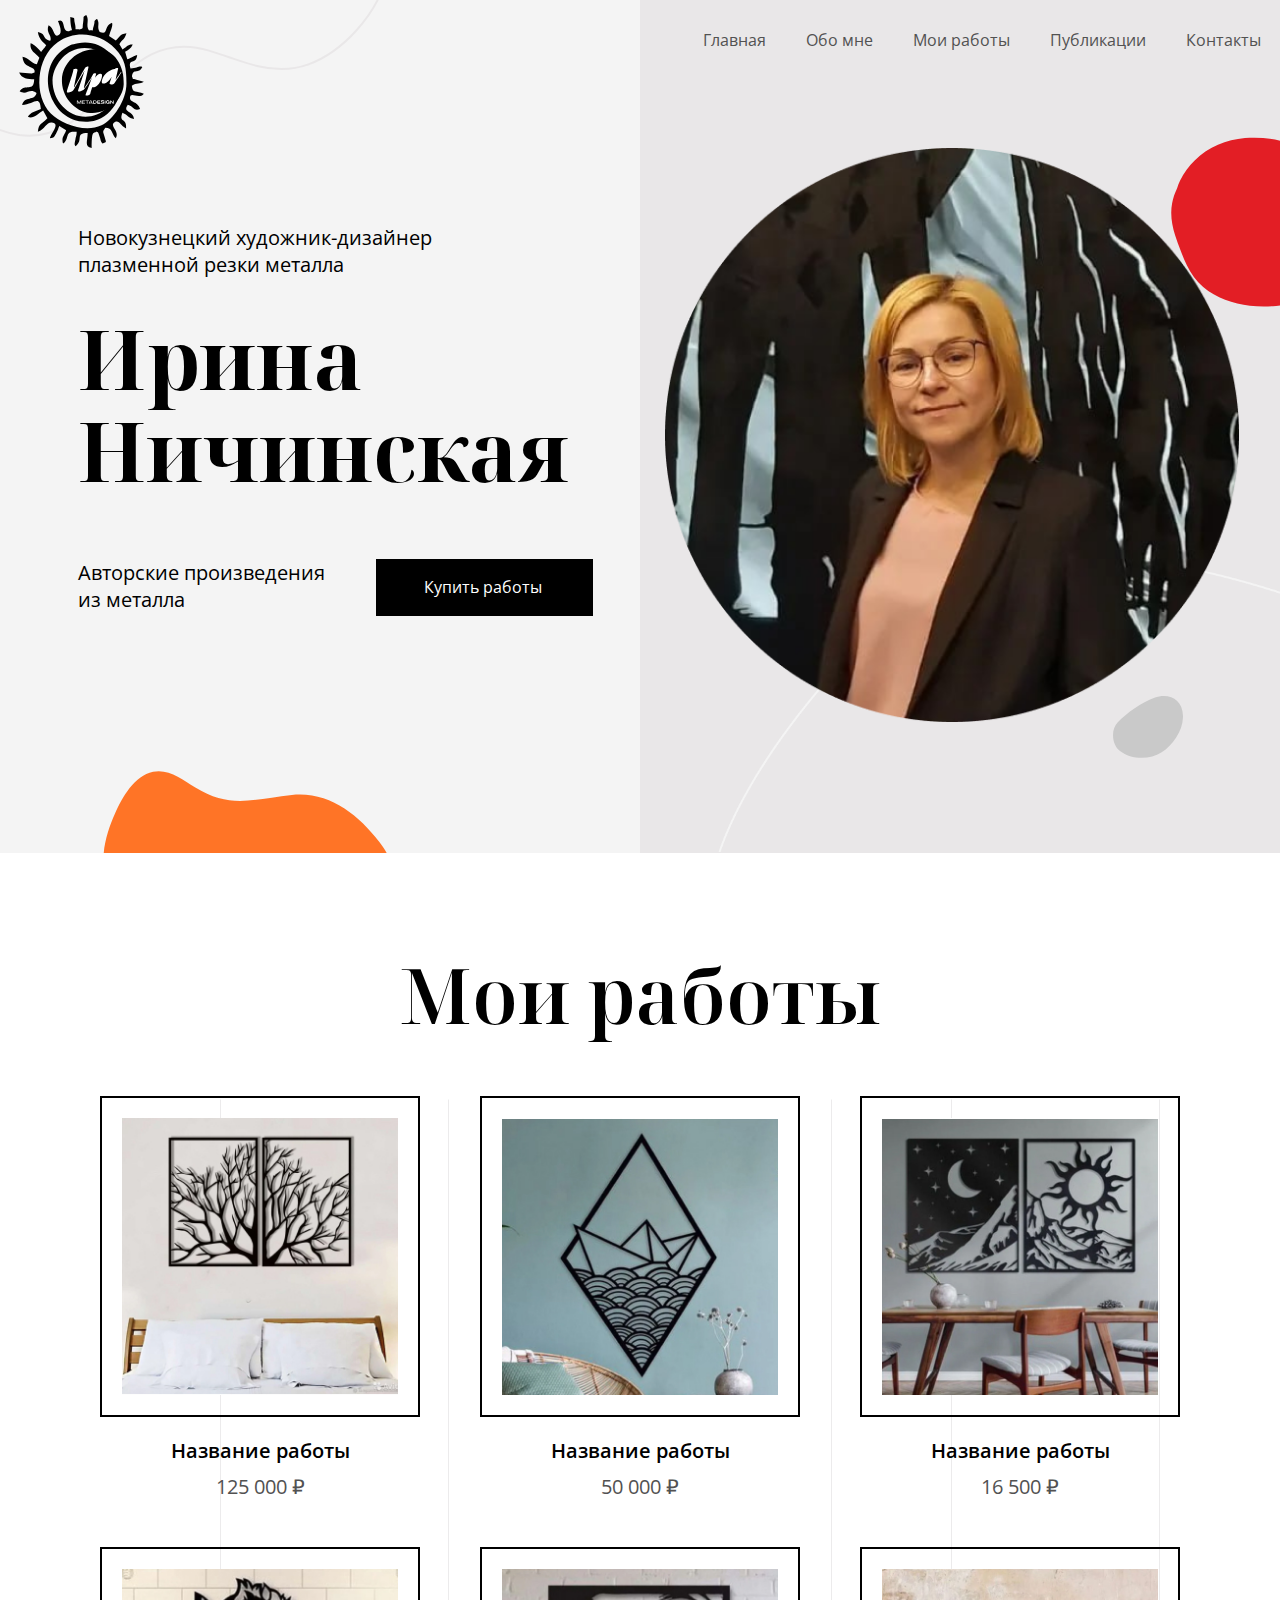
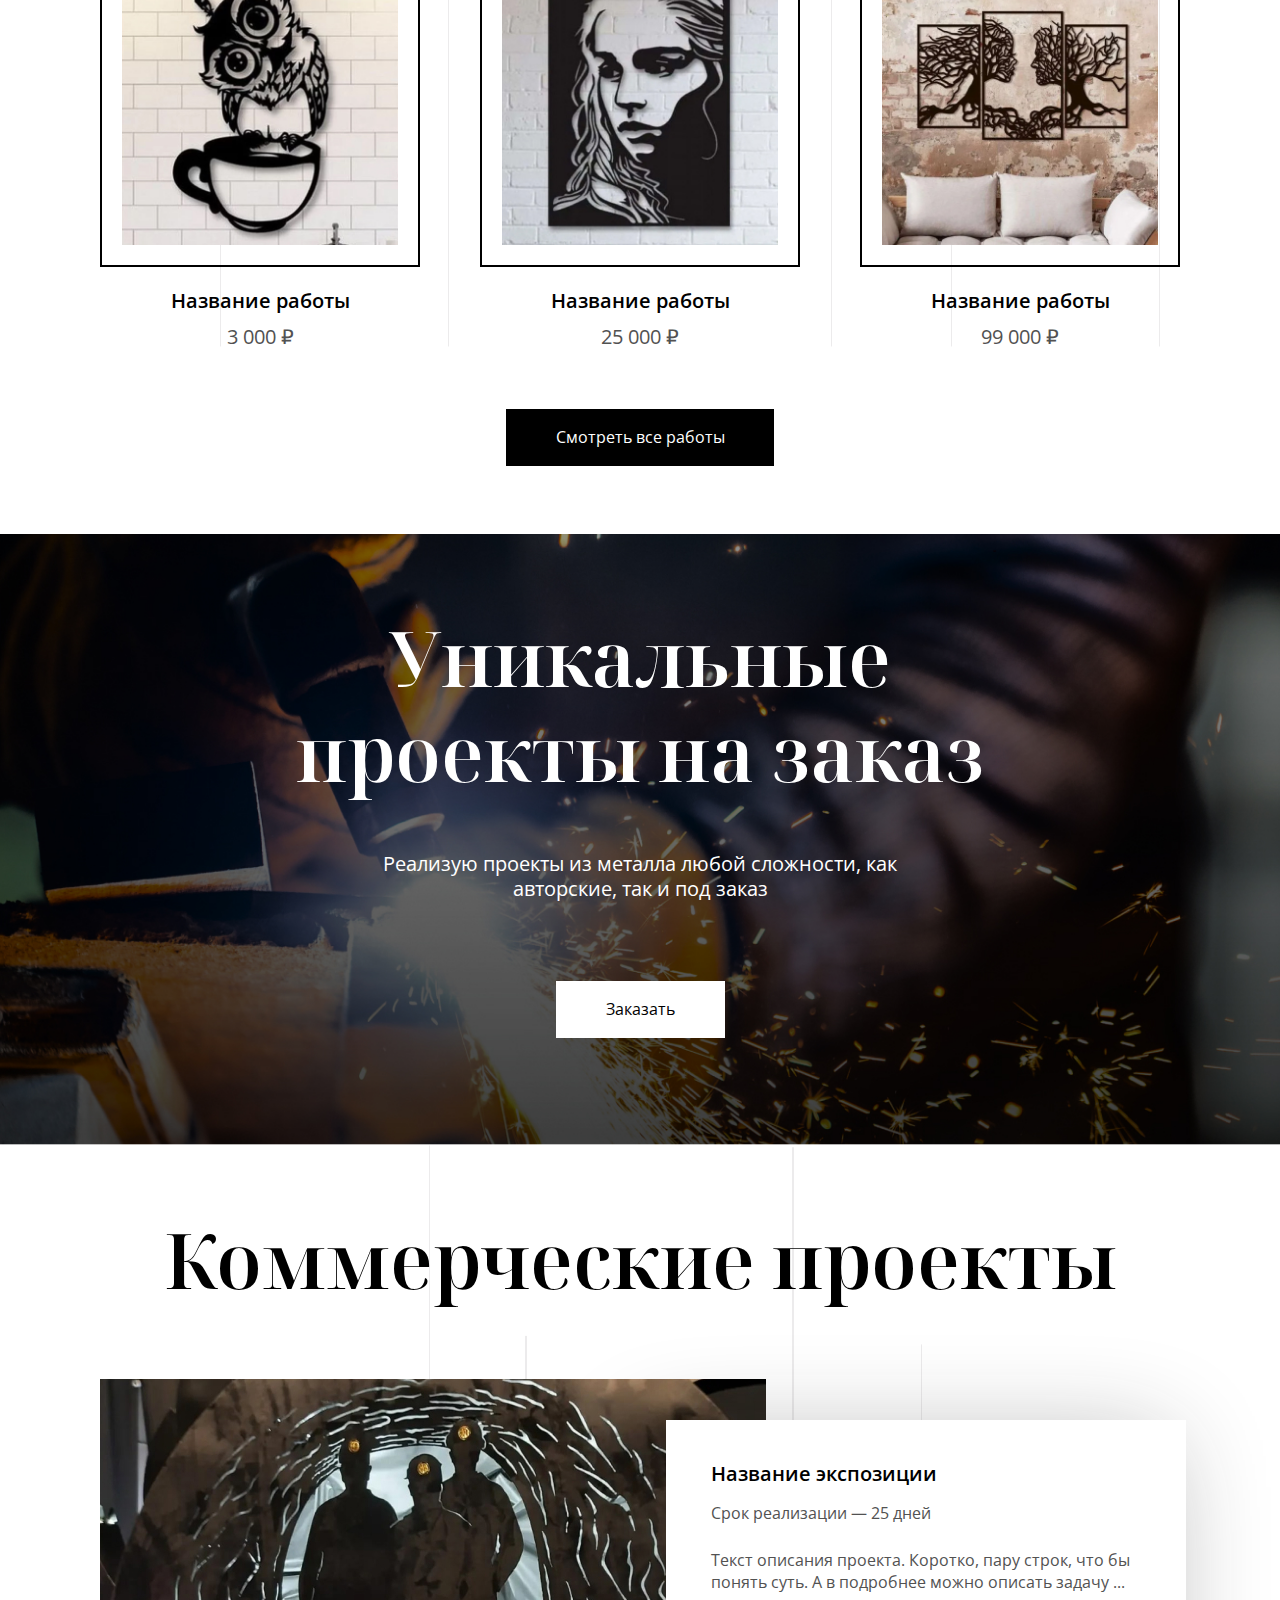
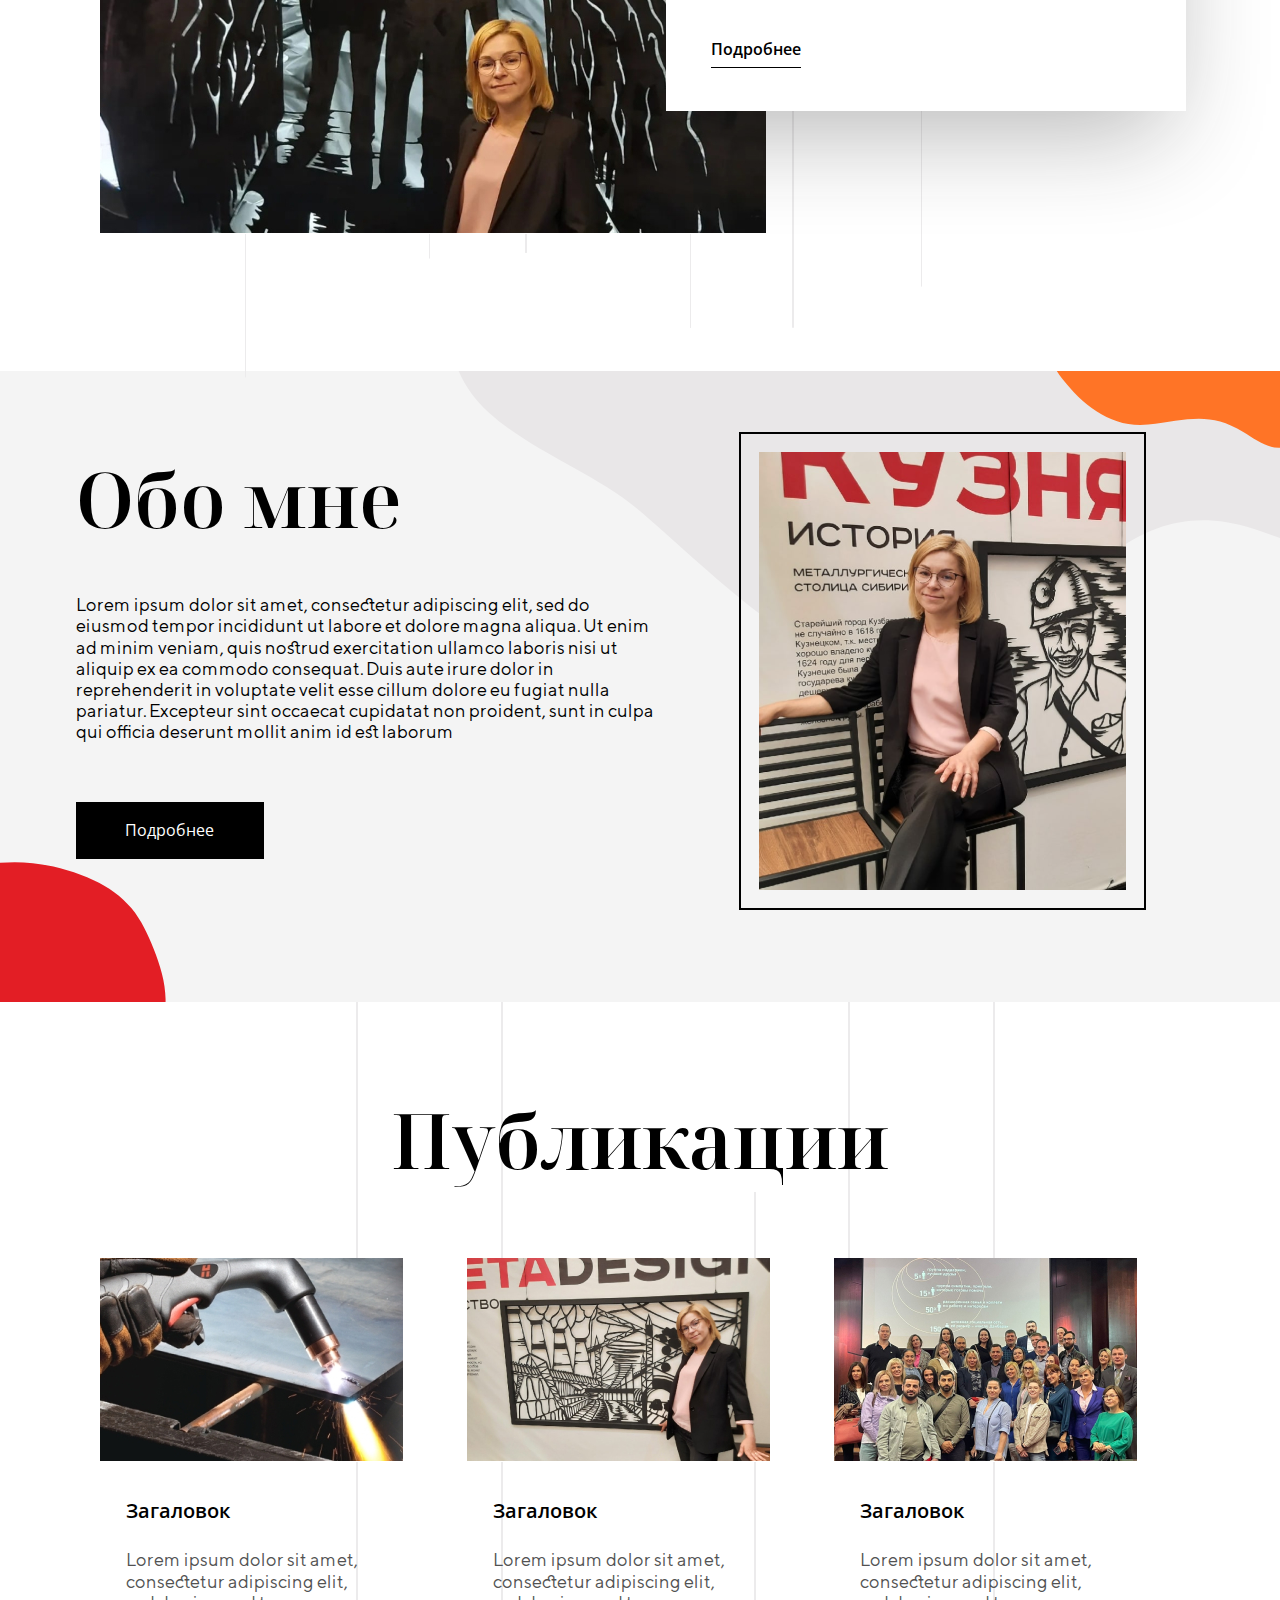
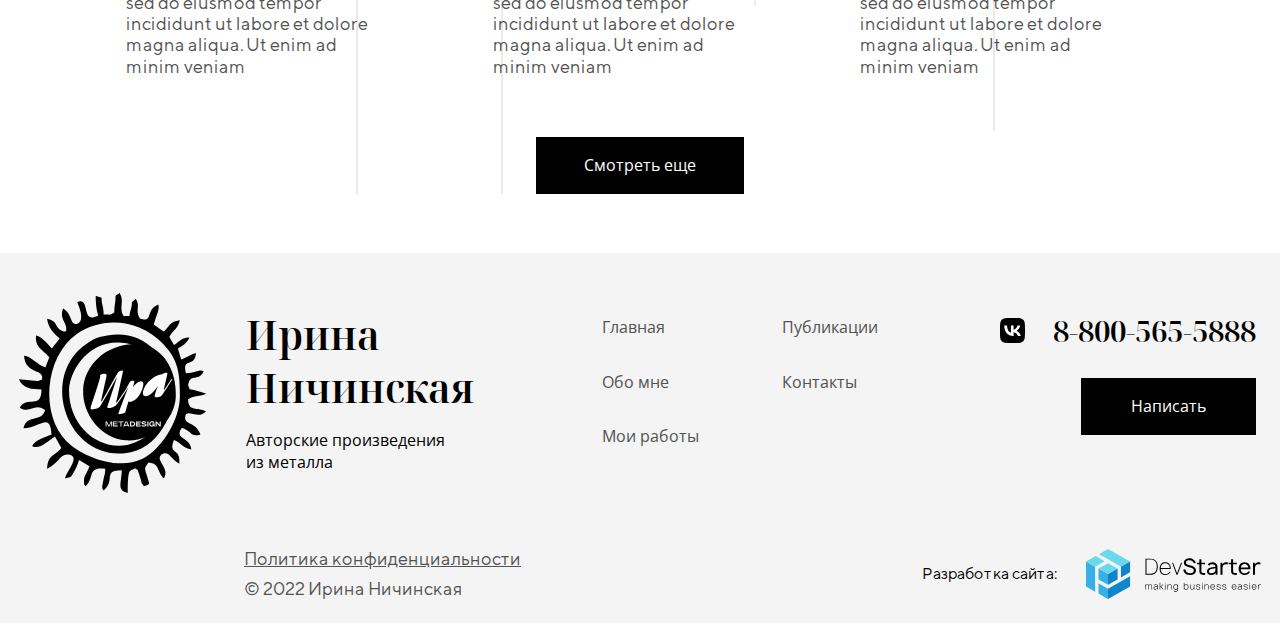
<file: index.html>
<!DOCTYPE html>
<html lang="ru">

<head>
   <meta charset="UTF-8">
   <meta http-equiv="X-UA-Compatible" content="IE=edge">
   <meta name="viewport" content="width=device-width, initial-scale=1.0">
   <title>Metadesign-source</title>
   <link rel="preconnect" href="https://fonts.googleapis.com">
   <link rel="preconnect" href="https://fonts.gstatic.com" crossorigin>
   <link href="https://fonts.googleapis.com/css2?family=Open+Sans:wght@400;600&display=swap" rel="stylesheet">
   <link rel="preconnect" href="https://fonts.googleapis.com">
   <link rel="preconnect" href="https://fonts.gstatic.com" crossorigin>
   <link href="https://fonts.googleapis.com/css2?family=Noto+Serif+Display:wght@600&display=swap" rel="stylesheet">
   <link rel="stylesheet" href="https://cdn.jsdelivr.net/npm/@fancyapps/ui@4.0/dist/fancybox.css">
   <link rel="stylesheet" href="css/style.min.css">
</head>

<body>


   <div class="wrapper">
      <div class="btn__up">&uarr;</div>
      <header class="header" id="home">
         <div class="wrapper-container">
            <div class="header__inner">
               <div class="header__top">
                  <div class="container">
                     <div class="header__top-inner">
                        <a class="header__logo" href="#">
                           <img class="logo__img" src="images/logo.svg" alt="">
                        </a>
                        <nav class="menu">
                           <ul class="menu__list">
                              <li class="menu__list-item">
                                 <a class="menu__list-link" href="#">
                                    главная
                                 </a>
                              </li>
                              <li class="menu__list-item">
                                 <a class="menu__list-link" href="#about">
                                    Обо мне
                                 </a>
                              </li>
                              <li class="menu__list-item">
                                 <a class="menu__list-link" href="#works">
                                    Мои работы
                                 </a>
                              </li>
                              <li class="menu__list-item">
                                 <a class="menu__list-link" href="#publication">
                                    Публикации
                                 </a>
                              </li>
                              <li class="menu__list-item">
                                 <a class="menu__list-link" href="page-contacts.html">
                                    Контакты
                                 </a>
                              </li>
                           </ul>
                        </nav>
                        <button type="button" class="icon-menu"><span></span></button>
                     </div>
                  </div>
               </div>
               <div class="header__content">
                  <div class="container">
                     <div class="header__content-inner">
                        <div class="header__content-info">
                           <p class="header__content-description">
                              Новокузнецкий художник-дизайнер
                              плазменной резки металла
                           </p>
                           <h1 class="header__title">
                              Ирина
                              Ничинская
                           </h1>
                           <div class="author-box">
                              <p class="authors__works">
                                 Авторские произведения
                                 из металла
                              </p>
                              <div class="components__btn-box author__btn-box">
                                 <a class="components__btn  authors__works-btn" href="#"
                                    data-da=".header__content-inner,767,last">
                                    Купить работы
                                 </a>
                              </div>
                           </div>
                        </div>
                        <div class="header__content-pictures">
                           <img class="header__content-img" src="images/user-photo.png" alt="">
                        </div>
                     </div>
                  </div>
               </div>
            </div>
         </div>
      </header>

      <main class="main">

         <section class="works" id="works">
            <div class="wrapper-container">
               <div class="container">
                  <div class="works__inner">
                     <div class="section__title-box works__title-box">
                        <h3 class="section__title">
                           Мои работы
                        </h3>
                     </div>
                     <div class="section-content__container   works__conten-containert">
                        <img class="works-container__line" src="images/work-line-bg.svg" alt="">
                        <img class="works-container__line" src="images/work-line-bg.svg" alt="">
                        <img class="works-container__line" src="images/work-line-bg.svg" alt="">
                        <img class="works-container__line" src="images/work-line-bg.svg" alt="">
                        <img class="works-container__line" src="images/work-line-bg.svg" alt="">
                        <ul class="works__items">
                           <li class="works__item">
                              <div class="item-card__body">
                                 <div class="works__item-card">
                                    <div class="works__item-card-inner">
                                       <div class="item-card__pictures">
                                          <div class="works__btns-box">
                                             <a class="works__btn-more" href="page-work.html">Подробнее</a>
                                             <button type="button" class="works__btn-sale">Купить</button>
                                          </div>
                                          <img class="item-card__img" src="images/works-2.jpg" alt="">
                                       </div>
                                    </div>
                                    <div class="item-card__info">
                                       <p class="item-card__title">
                                          Название работы
                                       </p>
                                       <p class="item-card__price">
                                          125 000 ₽
                                       </p>
                                    </div>
                                 </div>
                              </div>
                           </li>
                           <li class="works__item">
                              <div class="item-card__body">
                                 <div class="works__item-card">
                                    <div class="works__item-card-inner">
                                       <div class="item-card__pictures">
                                          <div class="works__btns-box">
                                             <a class="works__btn-more" href="page-work.html">Подробнее</a>
                                             <button type="button" class="works__btn-sale">Купить</button>
                                          </div>
                                          <img class="item-card__img" src="images/works-1.jpg" alt="">
                                       </div>
                                    </div>
                                    <div class="item-card__info">
                                       <p class="item-card__title">
                                          Название работы
                                       </p>
                                       <p class="item-card__price">
                                          50 000 ₽
                                       </p>
                                    </div>
                                 </div>
                              </div>
                           </li>
                           <li class="works__item">
                              <div class="item-card__body">
                                 <div class="works__item-card">
                                    <div class="works__item-card-inner">
                                       <div class="item-card__pictures">
                                          <div class="works__btns-box">
                                             <a class="works__btn-more" href="page-work.html">Подробнее</a>
                                             <button type="button" class="works__btn-sale">Купить</button>
                                          </div>
                                          <img class="item-card__img" src="images/works-3.jpg" alt="">
                                       </div>
                                    </div>
                                    <div class="item-card__info">
                                       <p class="item-card__title">
                                          Название работы
                                       </p>
                                       <p class="item-card__price">
                                          16 500 ₽
                                       </p>
                                    </div>
                                 </div>
                              </div>
                           </li>
                           <li class="works__item">
                              <div class="item-card__body">
                                 <div class="works__item-card">
                                    <div class="works__item-card-inner">
                                       <div class="item-card__pictures">
                                          <div class="works__btns-box">
                                             <a class="works__btn-more" href="page-work.html">Подробнее</a>
                                             <button type="button" class="works__btn-sale">Купить</button>
                                          </div>
                                          <img class="item-card__img" src="images/works-4.jpg" alt="">
                                       </div>
                                    </div>
                                    <div class="item-card__info">
                                       <p class="item-card__title">
                                          Название работы
                                       </p>
                                       <p class="item-card__price">
                                          3 000 ₽
                                       </p>
                                    </div>
                                 </div>
                              </div>
                           </li>
                           <li class="works__item">
                              <div class="item-card__body">
                                 <div class="works__item-card">
                                    <div class="works__item-card-inner">
                                       <div class="item-card__pictures">
                                          <div class="works__btns-box">
                                             <a class="works__btn-more" href="page-work.html">Подробнее</a>
                                             <button type="button" class="works__btn-sale">Купить</button>
                                          </div>
                                          <img class="item-card__img" src="images/works-5.jpg" alt="">
                                       </div>
                                    </div>
                                    <div class="item-card__info">
                                       <p class="item-card__title">
                                          Название работы
                                       </p>
                                       <p class="item-card__price">
                                          25 000 ₽
                                       </p>
                                    </div>
                                 </div>
                              </div>
                           </li>
                           <li class="works__item">
                              <div class="item-card__body">
                                 <div class="works__item-card">
                                    <div class="works__item-card-inner">
                                       <div class="item-card__pictures">
                                          <div class="works__btns-box">
                                             <a class="works__btn-more" href="page-work.html">Подробнее</a>
                                             <button type="button" class="works__btn-sale">Купить</button>
                                          </div>
                                          <img class="item-card__img" src="images/works-6.jpg" alt="">
                                       </div>
                                    </div>
                                    <div class="item-card__info">
                                       <p class="item-card__title">
                                          Название работы
                                       </p>
                                       <p class="item-card__price">
                                          99 000 ₽
                                       </p>
                                    </div>
                                 </div>
                              </div>
                           </li>
                        </ul>
                     </div>
                     <div class="components__btn-box   works-components__btn-box">
                        <a class="components__btn  works__btn" href="page-work.html">
                           Смотреть все работы
                        </a>
                     </div>
                  </div>
               </div>
            </div>
         </section>

         <section class="unique-project">
            <div class="wrapper-container">
               <div class="container">
                  <div class="unique-project__inner">
                     <div class="section__title-box unique-project__title-box">
                        <h3 class="section__title unique-project__title ">
                           Уникальные
                           проекты на заказ
                        </h3>
                     </div>
                     <p class="unique-project__text">
                        Реализую проекты из металла любой сложности,
                        как авторские, так и под заказ
                     </p>
                     <div class="components__btn-box">
                        <a class="components__btn  unique-project__btn" href="#">
                           Заказать
                        </a>
                     </div>
                  </div>
               </div>
            </div>
         </section>

         <section class="commercial-projects">
            <img class="commercial-projects__line" src="images/work-line-bg.svg" alt="">
            <img class="commercial-projects__line" src="images/work-line-bg.svg" alt="">
            <img class="commercial-projects__line" src="images/line-vertical-7.svg" alt="">
            <img class="commercial-projects__line" src="images/work-line-bg.svg" alt="">
            <img class="commercial-projects__line" src="images/work-line-bg.svg" alt="">
            <img class="commercial-projects__line" src="images/work-line-bg.svg" alt="">
            <div class="wrapper-container">
               <div class="container">
                  <div class="commercial-projects__inner">
                     <div class="section__title-box commercial-projects__title-box">
                        <h3 class="section__title   commercial-projects__title">
                           Коммерческие проекты
                        </h3>
                     </div>
                     <div class="section-content__container   commercial-projects__conten-containert">
                        <div class="commercial-projects__content">
                           <div class="commercial-projects__pictures">
                              <img class="commercial-projects__img" src="images/commercial-projects-img.jpg" alt="">
                           </div>
                           <div class="commercial-projects__info">
                              <p class="projects__title">
                                 Название экспозиции
                              </p>
                              <p class="projects__data">
                                 Срок реализации — 25 дней
                              </p>
                              <p class="projects__text">
                                 Текст описания проекта. Коротко, пару строк, что бы
                                 понять суть. А в подробнее можно описать задачу ...
                              </p>
                              <a class="projects__btn" href="#">
                                 Подробнее
                              </a>
                           </div>
                        </div>
                     </div>
                  </div>
               </div>
            </div>
         </section>

         <section class="about" id="about">
            <div class="wrapper-container">
               <div class="container">
                  <div class="about__body">
                     <div class="about__inner">
                        <div class="about__info">
                           <div class="section__title-box about__title-box">
                              <h3 class="section__title about__title">
                                 Обо мне
                              </h3>
                           </div>
                           <p class="about__text">
                              Lorem ipsum dolor sit amet, consectetur adipiscing elit, sed do eiusmod tempor incididunt
                              ut
                              labore et dolore magna aliqua. Ut enim ad minim veniam, quis nostrud exercitation ullamco
                              laboris nisi ut aliquip ex ea commodo consequat. Duis aute irure dolor in reprehenderit in
                              voluptate velit esse cillum dolore eu fugiat nulla pariatur. Excepteur sint occaecat
                              cupidatat non proident, sunt in culpa qui officia deserunt mollit anim id est laborum
                           </p>
                           <div class="components__btn-box about__btn-box ">
                              <a class="components__btn  about__btn" href="#" data-da=".about__body,767,last">
                                 Подробнее
                              </a>
                           </div>
                        </div>
                        <div class="about__images">
                           <img class="about__img" src="images/about-img.png" alt="">
                        </div>
                     </div>
                  </div>
               </div>
            </div>
         </section>

         <section class="publication" id="publication">
            <div class="wrapper-container">
               <div class="publication-container__inner">
                  <img class="publication__vertical-line" src="images/line-vertical-6.svg" alt="">
                  <img class="publication__vertical-line" src="images/line-vertical-6.svg" alt="">
                  <img class="publication__vertical-line" src="images/line-vertical-7.svg" alt="">
                  <img class="publication__vertical-line" src="images/line-vertical-9.svg" alt="">
                  <img class="publication__vertical-line" src="images/line-vertical-10.svg" alt="">
                  <div class="container">
                     <div class="publication__inner">
                        <div class="section__title-box publication__title-box">
                           <h3 class="section__title   publication__title ">
                              Публикации
                           </h3>
                        </div>
                        <div class="section-content__container   publication__conten-containert">
                           <ul class="publication__items">
                              <li class="publication__item">
                                 <a class="publication__item-inner" href="#">
                                    <div class="publication__item-body">
                                       <div class="publication__pictures">
                                          <img class="publication__img" src="images/publication-img-1.jpg" alt="">
                                       </div>
                                       <div class="publication__content">
                                          <p class="publication__item-title">
                                             Загаловок
                                          </p>
                                          <p class="publication__text">
                                             Lorem ipsum dolor sit amet, consectetur adipiscing elit, sed do eiusmod
                                             tempor
                                             incididunt ut labore et dolore magna aliqua. Ut enim ad minim veniam
                                          </p>
                                       </div>
                                    </div>
                                 </a>
                              </li>
                              <li class="publication__item">
                                 <a class="publication__item-inner" href="#">
                                    <div class="publication__item-body">
                                       <div class="publication__pictures">
                                          <img class="publication__img" src="images/publication-img-2.jpg" alt="">
                                       </div>
                                       <div class="publication__content">
                                          <p class="publication__item-title">
                                             Загаловок
                                          </p>
                                          <p class="publication__text">
                                             Lorem ipsum dolor sit amet, consectetur adipiscing elit, sed do eiusmod
                                             tempor
                                             incididunt ut labore et dolore magna aliqua. Ut enim ad minim veniam
                                          </p>
                                       </div>
                                    </div>
                                 </a>
                              </li>
                              <li class="publication__item">
                                 <a class="publication__item-inner" href="#">
                                    <div class="publication__item-body">
                                       <div class="publication__pictures">
                                          <img class="publication__img" src="images/publication-img-3.jpg" alt="">
                                       </div>
                                       <div class="publication__content">
                                          <p class="publication__item-title">
                                             Загаловок
                                          </p>
                                          <p class="publication__text">
                                             Lorem ipsum dolor sit amet, consectetur adipiscing elit, sed do eiusmod
                                             tempor
                                             incididunt ut labore et dolore magna aliqua. Ut enim ad minim veniam
                                          </p>
                                       </div>
                                    </div>
                                 </a>
                              </li>
                           </ul>
                           <div class="components__btn-box  publication__btn-box">
                              <a class="components__btn  publication__btn" href="page-publications.html">
                                 Смотреть еще
                              </a>
                           </div>
                        </div>
                     </div>
                  </div>
               </div>
            </div>
         </section>



         <!-- <section>
            <button class="publication__btn-box">
               <div class="video">
                  <a data-fancybox class="video__link" href="https://youtu.be/5bo51sL8Fr4">
                     <img src="images/icons/video.svg" alt="video" class="video-img">
                  </a>
               </div>
            </button>
         </section> -->



      </main>


      <footer class="footer">
         <div class="wrapper-container">
            <div class="container">
               <div class="footer__inner">
                  <div class="footer__top">
                     <div class="footer__top-inner">
                        <div class="footer__logo-box">
                           <a class="logo__footer" href="#">
                              <img class="logo__footer-img" src="images/logo-footer.svg" alt="">
                           </a>
                           <div class="footer__title-block">
                              <h2 class="footer__title">
                                 Ирина
                                 Ничинская
                              </h2>
                              <p class="footer__title-description">
                                 Авторские произведения
                                 из металла
                              </p>
                           </div>
                        </div>
                        <nav class="footer__menu">
                           <ul class="footer__menu-list">
                              <li class="menu__item-left">
                                 <a class="footer__menu-link menu__list-link" href="#home">Главная</a>
                                 <a class="footer__menu-link menu__list-link" href="#about">Обо мне</a>
                                 <a class="footer__menu-link menu__list-link" href="#works">Мои работы</a>
                              </li>
                              <li class="menu__item-right">
                                 <a class="footer__menu-link menu__list-link" href="#publication">Публикации</a>
                                 <a class="footer__menu-link menu__list-link" href="page-contacts.html">Контакты</a>
                              </li>
                           </ul>
                        </nav>
                        <div class="footer__contacts">
                           <div class="footer__contacts-box">
                              <a class="footer__social" href="#">
                                 <svg class="footer__social-img" width="25" height="26" viewBox="0 0 25 26" fill="none"
                                    xmlns="http://www.w3.org/2000/svg">
                                    <g clip-path="url(#clip0_54_2259)">
                                       <path class="black-bg" fill-rule="evenodd" clip-rule="evenodd"
                                          d="M0 12.0036C0 6.34656 0 3.51804 1.75757 1.76148C3.51464 0.00390644 6.34316 0.00390625 12.0002 0.00390625H13.0002C18.6567 0.00390625 21.4852 0.00390644 23.2428 1.76148C25.0004 3.51855 25.0004 6.34706 25.0004 12.0036V13.0036C25.0004 18.6606 25.0004 21.4891 23.2428 23.2462C21.4857 25.0038 18.6567 25.0038 13.0002 25.0038H12.0002C6.34316 25.0038 3.51514 25.0038 1.75757 23.2462C0 21.4891 0 18.6601 0 13.0036V12.0036Z"
                                          fill="black" />
                                       <path class="white-bg" fill-rule="evenodd" clip-rule="evenodd"
                                          d="M13.3019 18.0138C7.60361 18.0138 4.35406 14.1078 4.21875 7.60767H7.07292C7.16648 12.3784 9.27114 14.4 10.9377 14.816V7.60767H13.6253V11.7224C15.2712 11.5454 17.0001 9.67058 17.5831 7.60767H20.2708C19.8231 10.1495 17.9478 12.0242 16.6148 12.7954C17.9483 13.4206 20.0837 15.056 20.8961 18.0143H17.9378C17.3025 16.0349 15.7194 14.5036 13.6253 14.2959V18.0143H13.3029L13.3019 18.0138Z"
                                          fill="#FEFEFE" />
                                    </g>
                                    <defs>
                                       <clipPath id="clip0_54_2259">
                                          <rect width="24.9999" height="25" fill="white"
                                             transform="translate(0 0.00341797)" />
                                       </clipPath>
                                    </defs>
                                 </svg>
                              </a>
                              <a class="footer__phone" href="tel:88005655888">
                                 8-800-565-5888
                              </a>
                           </div>
                           <div class="components__btn-box footer__btn-box">
                              <a class="components__btn  footer__btn" href="#">
                                 Написать
                              </a>
                           </div>
                        </div>
                     </div>
                  </div>
                  <div class="footer__bottom">
                     <div class="footer__bottom-policy">
                        <a class="policy__text" href="#">
                           Политика конфиденциальности

                        </a>
                        <p class="policy__copy">
                           © 2022 Ирина Ничинская
                        </p>
                     </div>
                     <div class="site-development">
                        <a class="site-development__link" target="_blank"
                           href="https://devstarter.ru/pages/detail/about">
                           <p class="site-development__text">
                              Разработка сайта:
                           </p>
                           <img class="site-development__img" src="images/dev-starter-logo.svg" alt="логотип">
                        </a>
                     </div>
                  </div>
               </div>
            </div>
         </div>
      </footer>


   </div>



   <script src="https://ajax.googleapis.com/ajax/libs/jquery/3.4.1/jquery.min.js"></script>
   <script src="https://cdn.jsdelivr.net/npm/@fancyapps/ui@4.0/dist/fancybox.umd.js"></script>
   <script src="js/main.min.js"></script>
</body>

</html>
</file>
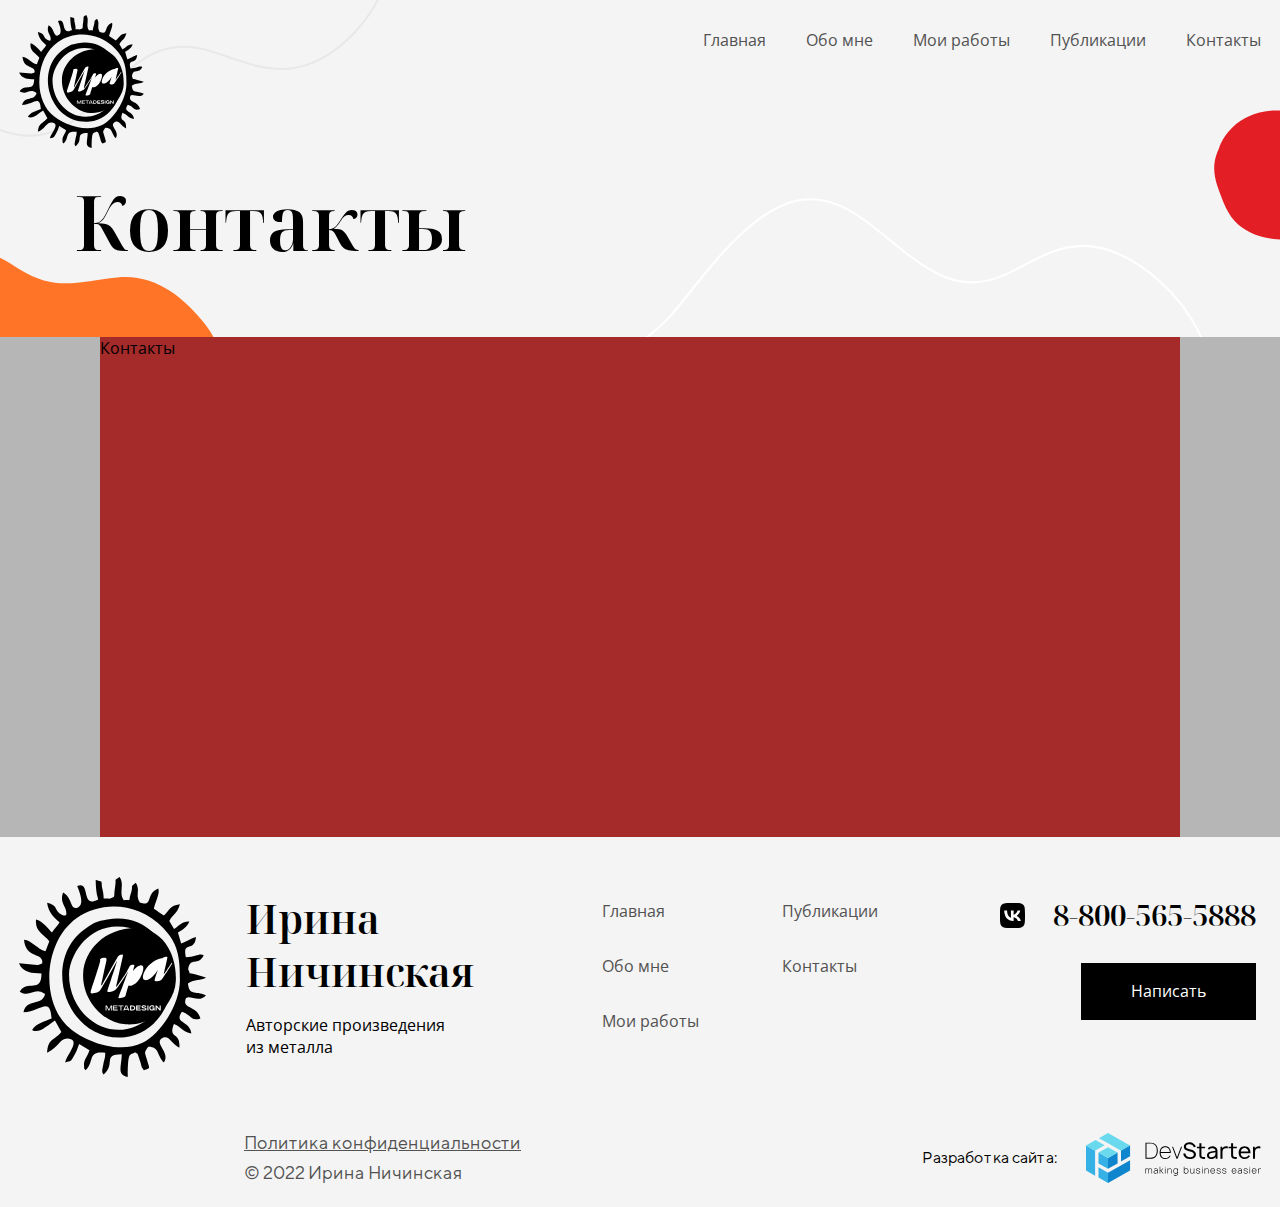
<file: page-contacts.html>
<!DOCTYPE html>
<html lang="ru">

<head>
   <meta charset="UTF-8">
   <meta http-equiv="X-UA-Compatible" content="IE=edge">
   <meta name="viewport" content="width=device-width, initial-scale=1.0">
   <title>Контакты</title>
   <link rel="preconnect" href="https://fonts.googleapis.com">
   <link rel="preconnect" href="https://fonts.gstatic.com" crossorigin>
   <link href="https://fonts.googleapis.com/css2?family=Open+Sans:wght@400;600&display=swap" rel="stylesheet">
   <link rel="preconnect" href="https://fonts.googleapis.com">
   <link rel="preconnect" href="https://fonts.gstatic.com" crossorigin>
   <link href="https://fonts.googleapis.com/css2?family=Noto+Serif+Display:wght@600&display=swap" rel="stylesheet">
   <link rel="stylesheet" href="https://cdn.jsdelivr.net/npm/@fancyapps/ui@4.0/dist/fancybox.css">
   <link rel="stylesheet" href="css/style.min.css">
</head>

<body>


   <div class="wrapper">
      <div class="btn__up">&uarr;</div>
      <header class="header page-work__header" id="home">
         <div class="wrapper-container">
            <div class="header__inner">
               <div class="header__top">
                  <div class="container">
                     <div class="header__top-inner">
                        <a class="header__logo" href="#">
                           <img class="logo__img" src="images/logo.svg" alt="">
                        </a>
                        <nav class="menu">
                           <ul class="menu__list">
                              <li class="menu__list-item">
                                 <a class="menu__list-link" href="index.html">
                                    главная
                                 </a>
                              </li>
                              <li class="menu__list-item">
                                 <a class="menu__list-link" href="#about">
                                    Обо мне
                                 </a>
                              </li>
                              <li class="menu__list-item">
                                 <a class="menu__list-link" href="#works">
                                    Мои работы
                                 </a>
                              </li>
                              <li class="menu__list-item">
                                 <a class="menu__list-link" href="#publication">
                                    Публикации
                                 </a>
                              </li>
                              <li class="menu__list-item">
                                 <a class="menu__list-link" href="page-contacts.html">
                                    Контакты
                                 </a>
                              </li>
                           </ul>
                        </nav>
                        <button type="button" class="icon-menu"><span></span></button>
                     </div>
                  </div>
               </div>
               <div class="header__content">
                  <div class="container">
                     <div class="header__content-inner">
                        <div class="header__content-info page-work__content-info">
                           <h2 class="page-work__title">
                              Контакты
                           </h2>
                        </div>
                     </div>
                  </div>
               </div>
            </div>
         </div>
      </header>

      <main class="main">

         <div class="page-contacts">
            <div class=" wrapper-container">
               <div class="container">
                  <div class="section-content__container">

                     <div class="contacts__body">Контакты</div>

                  </div>
               </div>
            </div>
         </div>
      </main>


      <footer class="footer">
         <div class="wrapper-container">
            <div class="container">
               <div class="footer__inner">
                  <div class="footer__top">
                     <div class="footer__top-inner">
                        <div class="footer__logo-box">
                           <a class="logo__footer" href="#">
                              <img class="logo__footer-img" src="images/logo-footer.svg" alt="">
                           </a>
                           <div class="footer__title-block">
                              <h2 class="footer__title">
                                 Ирина
                                 Ничинская
                              </h2>
                              <p class="footer__title-description">
                                 Авторские произведения
                                 из металла
                              </p>
                           </div>
                        </div>
                        <nav class="footer__menu">
                           <ul class="footer__menu-list">
                              <li class="menu__item-left">
                                 <a class="footer__menu-link menu__list-link" href="index.html">Главная</a>
                                 <a class="footer__menu-link menu__list-link" href="#about">Обо мне</a>
                                 <a class="footer__menu-link menu__list-link" href="page-work.html">Мои работы</a>
                              </li>
                              <li class="menu__item-right">
                                 <a class="footer__menu-link menu__list-link"
                                    href="page-publications.html">Публикации</a>
                                 <a class="footer__menu-link menu__list-link" href="page-contacts.html">Контакты</a>
                              </li>
                           </ul>
                        </nav>
                        <div class="footer__contacts">
                           <div class="footer__contacts-box">
                              <a class="footer__social" href="#">
                                 <svg class="footer__social-img" width="25" height="26" viewBox="0 0 25 26" fill="none"
                                    xmlns="http://www.w3.org/2000/svg">
                                    <g clip-path="url(#clip0_54_2259)">
                                       <path class="black-bg" fill-rule="evenodd" clip-rule="evenodd"
                                          d="M0 12.0036C0 6.34656 0 3.51804 1.75757 1.76148C3.51464 0.00390644 6.34316 0.00390625 12.0002 0.00390625H13.0002C18.6567 0.00390625 21.4852 0.00390644 23.2428 1.76148C25.0004 3.51855 25.0004 6.34706 25.0004 12.0036V13.0036C25.0004 18.6606 25.0004 21.4891 23.2428 23.2462C21.4857 25.0038 18.6567 25.0038 13.0002 25.0038H12.0002C6.34316 25.0038 3.51514 25.0038 1.75757 23.2462C0 21.4891 0 18.6601 0 13.0036V12.0036Z"
                                          fill="black" />
                                       <path class="white-bg" fill-rule="evenodd" clip-rule="evenodd"
                                          d="M13.3019 18.0138C7.60361 18.0138 4.35406 14.1078 4.21875 7.60767H7.07292C7.16648 12.3784 9.27114 14.4 10.9377 14.816V7.60767H13.6253V11.7224C15.2712 11.5454 17.0001 9.67058 17.5831 7.60767H20.2708C19.8231 10.1495 17.9478 12.0242 16.6148 12.7954C17.9483 13.4206 20.0837 15.056 20.8961 18.0143H17.9378C17.3025 16.0349 15.7194 14.5036 13.6253 14.2959V18.0143H13.3029L13.3019 18.0138Z"
                                          fill="#FEFEFE" />
                                    </g>
                                    <defs>
                                       <clipPath id="clip0_54_2259">
                                          <rect width="24.9999" height="25" fill="white"
                                             transform="translate(0 0.00341797)" />
                                       </clipPath>
                                    </defs>
                                 </svg>
                              </a>
                              <a class="footer__phone" href="tel:88005655888">
                                 8-800-565-5888
                              </a>
                           </div>
                           <div class="components__btn-box footer__btn-box">
                              <a class="components__btn  footer__btn" href="#">
                                 Написать
                              </a>
                           </div>
                        </div>
                     </div>
                  </div>
                  <div class="footer__bottom">
                     <div class="footer__bottom-policy">
                        <a class="policy__text" href="#">
                           Политика конфиденциальности

                        </a>
                        <p class="policy__copy">
                           © 2022 Ирина Ничинская
                        </p>
                     </div>
                     <div class="site-development">
                        <a class="site-development__link" target="_blank"
                           href="https://devstarter.ru/pages/detail/about">
                           <p class="site-development__text">
                              Разработка сайта:
                           </p>
                           <img class="site-development__img" src="images/dev-starter-logo.svg" alt="логотип">
                        </a>
                     </div>
                  </div>
               </div>
            </div>
         </div>
      </footer>


   </div>



   <script src="https://ajax.googleapis.com/ajax/libs/jquery/3.4.1/jquery.min.js"></script>
   <script src="https://cdn.jsdelivr.net/npm/@fancyapps/ui@4.0/dist/fancybox.umd.js"></script>
   <script src="js/main.min.js"></script>
</body>

</html>
</file>
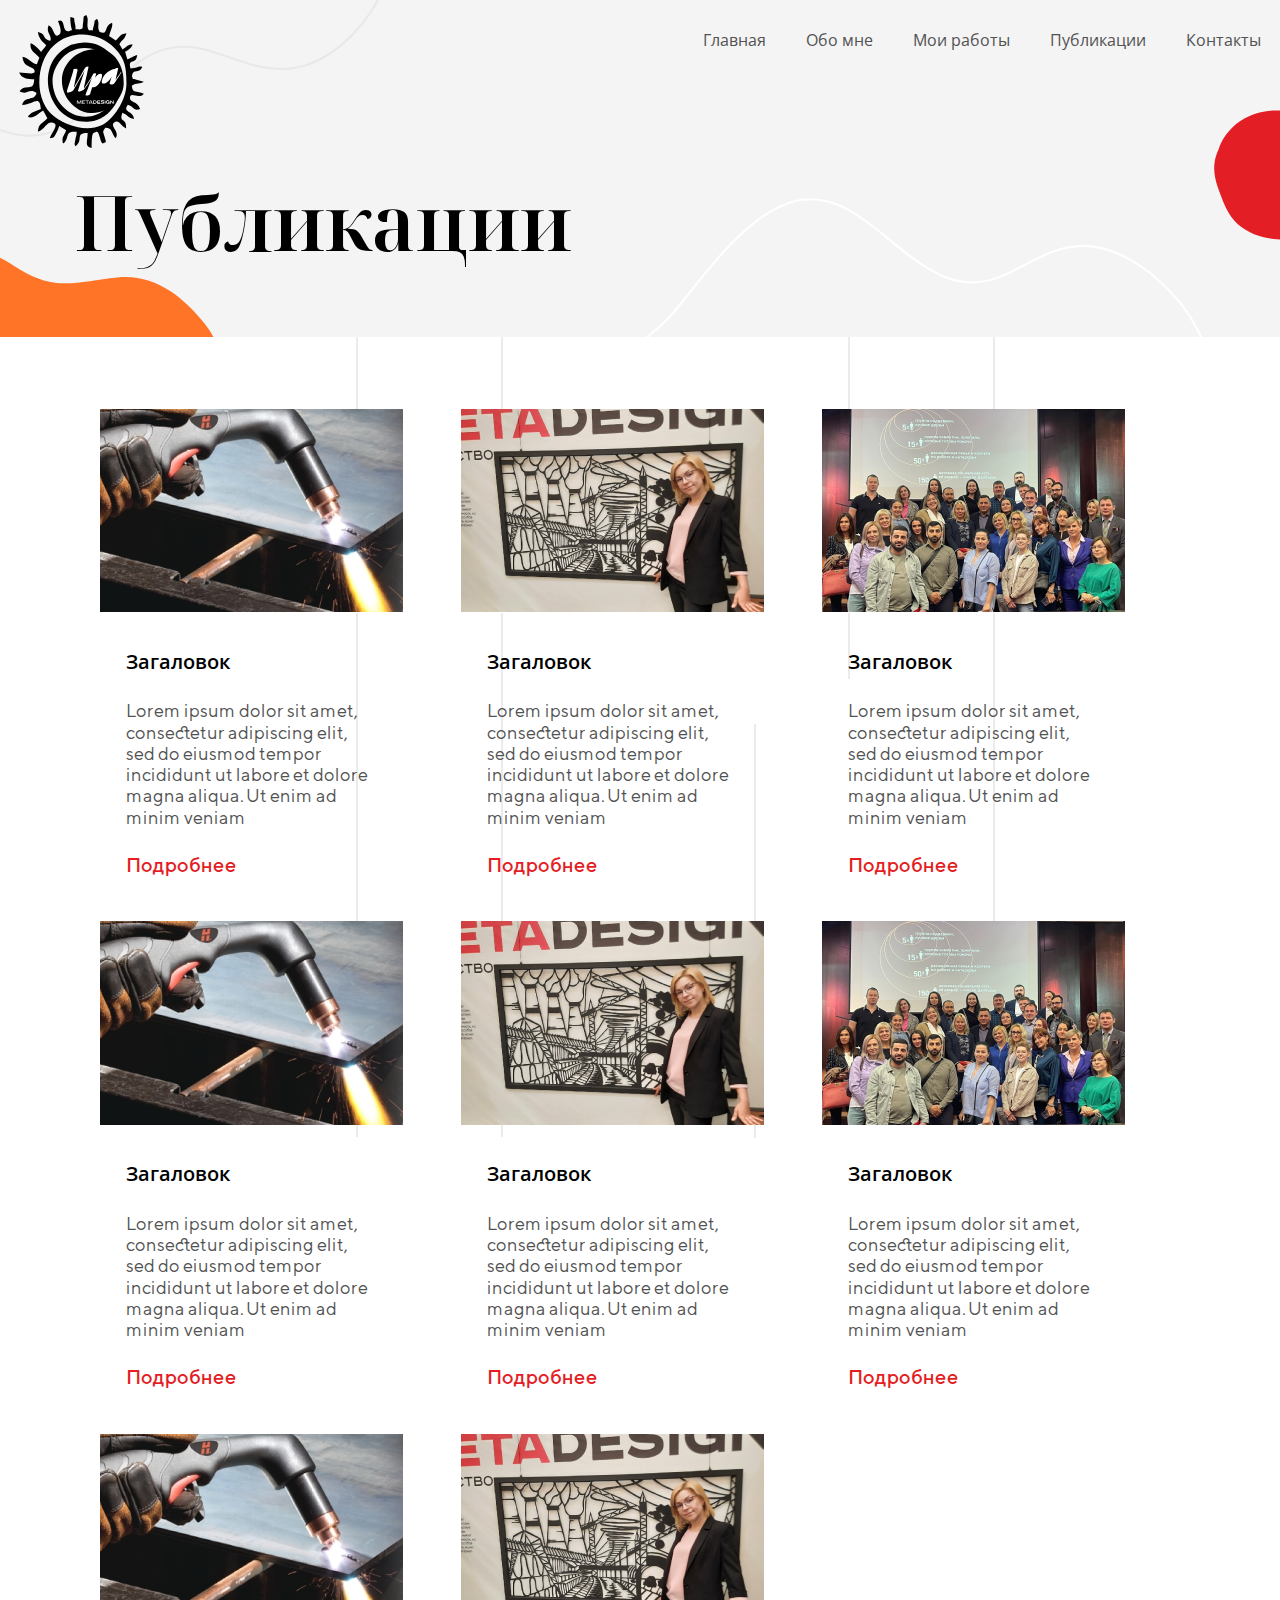
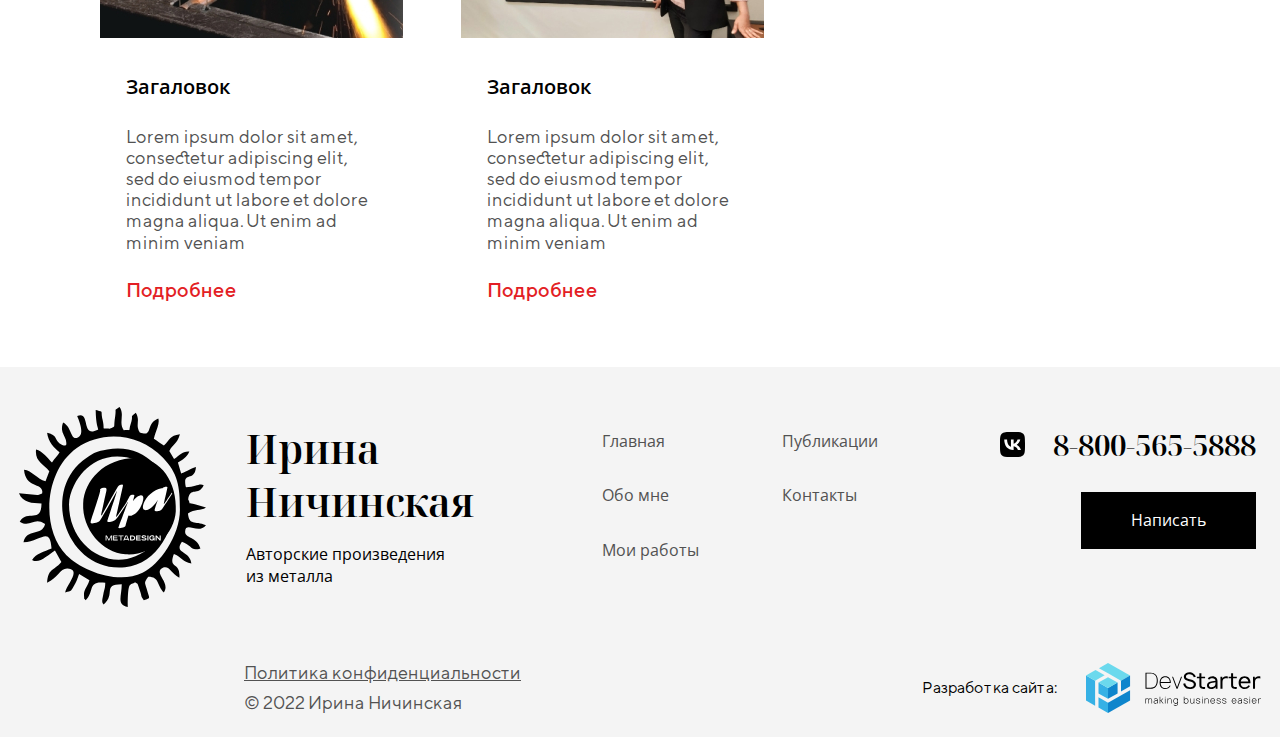
<file: page-publications.html>
<!DOCTYPE html>
<html lang="ru">

<head>
   <meta charset="UTF-8">
   <meta http-equiv="X-UA-Compatible" content="IE=edge">
   <meta name="viewport" content="width=device-width, initial-scale=1.0">
   <title>Публикации</title>
   <link rel="preconnect" href="https://fonts.googleapis.com">
   <link rel="preconnect" href="https://fonts.gstatic.com" crossorigin>
   <link href="https://fonts.googleapis.com/css2?family=Open+Sans:wght@400;600&display=swap" rel="stylesheet">
   <link rel="preconnect" href="https://fonts.googleapis.com">
   <link rel="preconnect" href="https://fonts.gstatic.com" crossorigin>
   <link href="https://fonts.googleapis.com/css2?family=Noto+Serif+Display:wght@600&display=swap" rel="stylesheet">
   <link rel="stylesheet" href="https://cdn.jsdelivr.net/npm/@fancyapps/ui@4.0/dist/fancybox.css">
   <link rel="stylesheet" href="css/style.min.css">
</head>

<body>


   <div class="wrapper">
      <div class="btn__up">&uarr;</div>
      <header class="header page-work__header" id="home">
         <div class="wrapper-container">
            <div class="header__inner">
               <div class="header__top">
                  <div class="container">
                     <div class="header__top-inner">
                        <a class="header__logo" href="#">
                           <img class="logo__img" src="images/logo.svg" alt="">
                        </a>
                        <nav class="menu">
                           <ul class="menu__list">
                              <li class="menu__list-item">
                                 <a class="menu__list-link" href="index.html">
                                    главная
                                 </a>
                              </li>
                              <li class="menu__list-item">
                                 <a class="menu__list-link" href="#about">
                                    Обо мне
                                 </a>
                              </li>
                              <li class="menu__list-item">
                                 <a class="menu__list-link" href="#works">
                                    Мои работы
                                 </a>
                              </li>
                              <li class="menu__list-item">
                                 <a class="menu__list-link" href="#publication">
                                    Публикации
                                 </a>
                              </li>
                              <li class="menu__list-item">
                                 <a class="menu__list-link" href="#">
                                    Контакты
                                 </a>
                              </li>
                           </ul>
                        </nav>
                        <button type="button" class="icon-menu"><span></span></button>
                     </div>
                  </div>
               </div>
               <div class="header__content">
                  <div class="container">
                     <div class="header__content-inner">
                        <div class="header__content-info page-work__content-info">
                           <h2 class="page-work__title">
                              Публикации
                           </h2>
                        </div>
                     </div>
                  </div>
               </div>
            </div>
         </div>
      </header>

      <main class="main">

         <div class="publication page-publication" id="publication">
            <div class="wrapper-container">
               <div class="publication-container__inner">
                  <img class="publication__vertical-line" src="images/line-vertical-6.svg" alt="">
                  <img class="publication__vertical-line" src="images/line-vertical-6.svg" alt="">
                  <img class="publication__vertical-line" src="images/line-vertical-7.svg" alt="">
                  <img class="publication__vertical-line" src="images/line-vertical-9.svg" alt="">
                  <img class="publication__vertical-line" src="images/line-vertical-10.svg" alt="">
                  <div class="container">
                     <div class="publication__inner">
                        <div class="section-content__container   publication__conten-containert">
                           <div class="page-publication__body">
                              <ul class="publication__items  page-publication__items">
                                 <li class="publication__item  page-publication__item ">
                                    <div class="page-publication__item-inner">
                                       <div class="publication__item-body">
                                          <div class="publication__pictures">
                                             <img class="publication__img" src="images/publication-img-1.jpg" alt="">
                                          </div>
                                          <div class="publication__content page-publication__content ">
                                             <p class="publication__item-title">
                                                Загаловок
                                             </p>
                                             <p class="publication__text  page-publication__text  ">
                                                Lorem ipsum dolor sit amet, consectetur adipiscing elit, sed do eiusmod
                                                tempor incididunt ut labore et dolore magna aliqua. Ut enim ad minim
                                                veniam
                                             </p>
                                             <a class="page-publication__btn" href="#">Подробнее</a>
                                          </div>
                                       </div>
                                    </div>
                                 </li>
                                 <li class="publication__item  page-publication__item ">
                                    <div class="page-publication__item-inner">
                                       <div class="publication__item-body">
                                          <div class="publication__pictures">
                                             <img class="publication__img" src="images/publication-img-2.jpg" alt="">
                                          </div>
                                          <div class="publication__content page-publication__content ">
                                             <p class="publication__item-title">
                                                Загаловок
                                             </p>
                                             <p class="publication__text  page-publication__text  ">
                                                Lorem ipsum dolor sit amet, consectetur adipiscing elit, sed do eiusmod
                                                tempor incididunt ut labore et dolore magna aliqua. Ut enim ad minim
                                                veniam
                                             </p>
                                             <a class="page-publication__btn" href="#">Подробнее</a>
                                          </div>
                                       </div>
                                    </div>
                                 </li>
                                 <li class="publication__item  page-publication__item ">
                                    <div class="page-publication__item-inner">
                                       <div class="publication__item-body">
                                          <div class="publication__pictures">
                                             <img class="publication__img" src="images/publication-img-3.jpg" alt="">
                                          </div>
                                          <div class="publication__content page-publication__content ">
                                             <p class="publication__item-title">
                                                Загаловок
                                             </p>
                                             <p class="publication__text  page-publication__text  ">
                                                Lorem ipsum dolor sit amet, consectetur adipiscing elit, sed do eiusmod
                                                tempor incididunt ut labore et dolore magna aliqua. Ut enim ad minim
                                                veniam
                                             </p>
                                             <a class="page-publication__btn" href="#">Подробнее</a>
                                          </div>
                                       </div>
                                    </div>
                                 </li>
                                 <li class="publication__item  page-publication__item ">
                                    <div class="page-publication__item-inner">
                                       <div class="publication__item-body">
                                          <div class="publication__pictures">
                                             <img class="publication__img" src="images/publication-img-1.jpg" alt="">
                                          </div>
                                          <div class="publication__content page-publication__content ">
                                             <p class="publication__item-title">
                                                Загаловок
                                             </p>
                                             <p class="publication__text  page-publication__text  ">
                                                Lorem ipsum dolor sit amet, consectetur adipiscing elit, sed do eiusmod
                                                tempor incididunt ut labore et dolore magna aliqua. Ut enim ad minim
                                                veniam
                                             </p>
                                             <a class="page-publication__btn" href="#">Подробнее</a>
                                          </div>
                                       </div>
                                    </div>
                                 </li>
                                 <li class="publication__item  page-publication__item ">
                                    <div class="page-publication__item-inner">
                                       <div class="publication__item-body">
                                          <div class="publication__pictures">
                                             <img class="publication__img" src="images/publication-img-2.jpg" alt="">
                                          </div>
                                          <div class="publication__content page-publication__content ">
                                             <p class="publication__item-title">
                                                Загаловок
                                             </p>
                                             <p class="publication__text  page-publication__text  ">
                                                Lorem ipsum dolor sit amet, consectetur adipiscing elit, sed do eiusmod
                                                tempor incididunt ut labore et dolore magna aliqua. Ut enim ad minim
                                                veniam
                                             </p>
                                             <a class="page-publication__btn" href="#">Подробнее</a>
                                          </div>
                                       </div>
                                    </div>
                                 </li>
                                 <li class="publication__item  page-publication__item ">
                                    <div class="page-publication__item-inner">
                                       <div class="publication__item-body">
                                          <div class="publication__pictures">
                                             <img class="publication__img" src="images/publication-img-3.jpg" alt="">
                                          </div>
                                          <div class="publication__content page-publication__content ">
                                             <p class="publication__item-title">
                                                Загаловок
                                             </p>
                                             <p class="publication__text  page-publication__text  ">
                                                Lorem ipsum dolor sit amet, consectetur adipiscing elit, sed do eiusmod
                                                tempor incididunt ut labore et dolore magna aliqua. Ut enim ad minim
                                                veniam
                                             </p>
                                             <a class="page-publication__btn" href="#">Подробнее</a>
                                          </div>
                                       </div>
                                    </div>
                                 </li>
                                 <li class="publication__item  page-publication__item ">
                                    <div class="page-publication__item-inner">
                                       <div class="publication__item-body">
                                          <div class="publication__pictures">
                                             <img class="publication__img" src="images/publication-img-1.jpg" alt="">
                                          </div>
                                          <div class="publication__content page-publication__content ">
                                             <p class="publication__item-title">
                                                Загаловок
                                             </p>
                                             <p class="publication__text  page-publication__text  ">
                                                Lorem ipsum dolor sit amet, consectetur adipiscing elit, sed do eiusmod
                                                tempor incididunt ut labore et dolore magna aliqua. Ut enim ad minim
                                                veniam
                                             </p>
                                             <a class="page-publication__btn" href="#">Подробнее</a>
                                          </div>
                                       </div>
                                    </div>
                                 </li>
                                 <li class="publication__item  page-publication__item ">
                                    <div class="page-publication__item-inner">
                                       <div class="publication__item-body">
                                          <div class="publication__pictures">
                                             <img class="publication__img" src="images/publication-img-2.jpg" alt="">
                                          </div>
                                          <div class="publication__content page-publication__content ">
                                             <p class="publication__item-title">
                                                Загаловок
                                             </p>
                                             <p class="publication__text  page-publication__text  ">
                                                Lorem ipsum dolor sit amet, consectetur adipiscing elit, sed do eiusmod
                                                tempor incididunt ut labore et dolore magna aliqua. Ut enim ad minim
                                                veniam
                                             </p>
                                             <a class="page-publication__btn" href="#">Подробнее</a>
                                          </div>
                                       </div>
                                    </div>
                                 </li>
                              </ul>
                           </div>
                        </div>
                     </div>
                  </div>
               </div>
            </div>
         </div>

         <!-- <section>
            <button class="publication__btn-box">
               <div class="video">
                  <a data-fancybox class="video__link" href="https://youtu.be/5bo51sL8Fr4">
                     <img src="images/icons/video.svg" alt="video" class="video-img">
                  </a>
               </div>
            </button>
         </section> -->

      </main>


      <footer class="footer">
         <div class="wrapper-container">
            <div class="container">
               <div class="footer__inner">
                  <div class="footer__top">
                     <div class="footer__top-inner">
                        <div class="footer__logo-box">
                           <a class="logo__footer" href="#">
                              <img class="logo__footer-img" src="images/logo-footer.svg" alt="">
                           </a>
                           <div class="footer__title-block">
                              <h2 class="footer__title">
                                 Ирина
                                 Ничинская
                              </h2>
                              <p class="footer__title-description">
                                 Авторские произведения
                                 из металла
                              </p>
                           </div>
                        </div>
                        <nav class="footer__menu">
                           <ul class="footer__menu-list">
                              <li class="menu__item-left">
                                 <a class="footer__menu-link menu__list-link" href="#home">Главная</a>
                                 <a class="footer__menu-link menu__list-link" href="#about">Обо мне</a>
                                 <a class="footer__menu-link menu__list-link" href="#works">Мои работы</a>
                              </li>
                              <li class="menu__item-right">
                                 <a class="footer__menu-link menu__list-link" href="#publication">Публикации</a>
                                 <a class="footer__menu-link menu__list-link" href="#">Контакты</a>
                              </li>
                           </ul>
                        </nav>
                        <div class="footer__contacts">
                           <div class="footer__contacts-box">
                              <a class="footer__social" href="#">
                                 <svg class="footer__social-img" width="25" height="26" viewBox="0 0 25 26" fill="none"
                                    xmlns="http://www.w3.org/2000/svg">
                                    <g clip-path="url(#clip0_54_2259)">
                                       <path class="black-bg" fill-rule="evenodd" clip-rule="evenodd"
                                          d="M0 12.0036C0 6.34656 0 3.51804 1.75757 1.76148C3.51464 0.00390644 6.34316 0.00390625 12.0002 0.00390625H13.0002C18.6567 0.00390625 21.4852 0.00390644 23.2428 1.76148C25.0004 3.51855 25.0004 6.34706 25.0004 12.0036V13.0036C25.0004 18.6606 25.0004 21.4891 23.2428 23.2462C21.4857 25.0038 18.6567 25.0038 13.0002 25.0038H12.0002C6.34316 25.0038 3.51514 25.0038 1.75757 23.2462C0 21.4891 0 18.6601 0 13.0036V12.0036Z"
                                          fill="black" />
                                       <path class="white-bg" fill-rule="evenodd" clip-rule="evenodd"
                                          d="M13.3019 18.0138C7.60361 18.0138 4.35406 14.1078 4.21875 7.60767H7.07292C7.16648 12.3784 9.27114 14.4 10.9377 14.816V7.60767H13.6253V11.7224C15.2712 11.5454 17.0001 9.67058 17.5831 7.60767H20.2708C19.8231 10.1495 17.9478 12.0242 16.6148 12.7954C17.9483 13.4206 20.0837 15.056 20.8961 18.0143H17.9378C17.3025 16.0349 15.7194 14.5036 13.6253 14.2959V18.0143H13.3029L13.3019 18.0138Z"
                                          fill="#FEFEFE" />
                                    </g>
                                    <defs>
                                       <clipPath id="clip0_54_2259">
                                          <rect width="24.9999" height="25" fill="white"
                                             transform="translate(0 0.00341797)" />
                                       </clipPath>
                                    </defs>
                                 </svg>
                              </a>
                              <a class="footer__phone" href="tel:88005655888">
                                 8-800-565-5888
                              </a>
                           </div>
                           <div class="components__btn-box footer__btn-box">
                              <a class="components__btn  footer__btn" href="#">
                                 Написать
                              </a>
                           </div>
                        </div>
                     </div>
                  </div>
                  <div class="footer__bottom">
                     <div class="footer__bottom-policy">
                        <a class="policy__text" href="#">
                           Политика конфиденциальности

                        </a>
                        <p class="policy__copy">
                           © 2022 Ирина Ничинская
                        </p>
                     </div>
                     <div class="site-development">
                        <a class="site-development__link" target="_blank"
                           href="https://devstarter.ru/pages/detail/about">
                           <p class="site-development__text">
                              Разработка сайта:
                           </p>
                           <img class="site-development__img" src="images/dev-starter-logo.svg" alt="логотип">
                        </a>
                     </div>
                  </div>
               </div>
            </div>
         </div>
      </footer>


   </div>



   <script src="https://ajax.googleapis.com/ajax/libs/jquery/3.4.1/jquery.min.js"></script>
   <script src="https://cdn.jsdelivr.net/npm/@fancyapps/ui@4.0/dist/fancybox.umd.js"></script>
   <script src="js/main.min.js"></script>
</body>

</html>
</file>
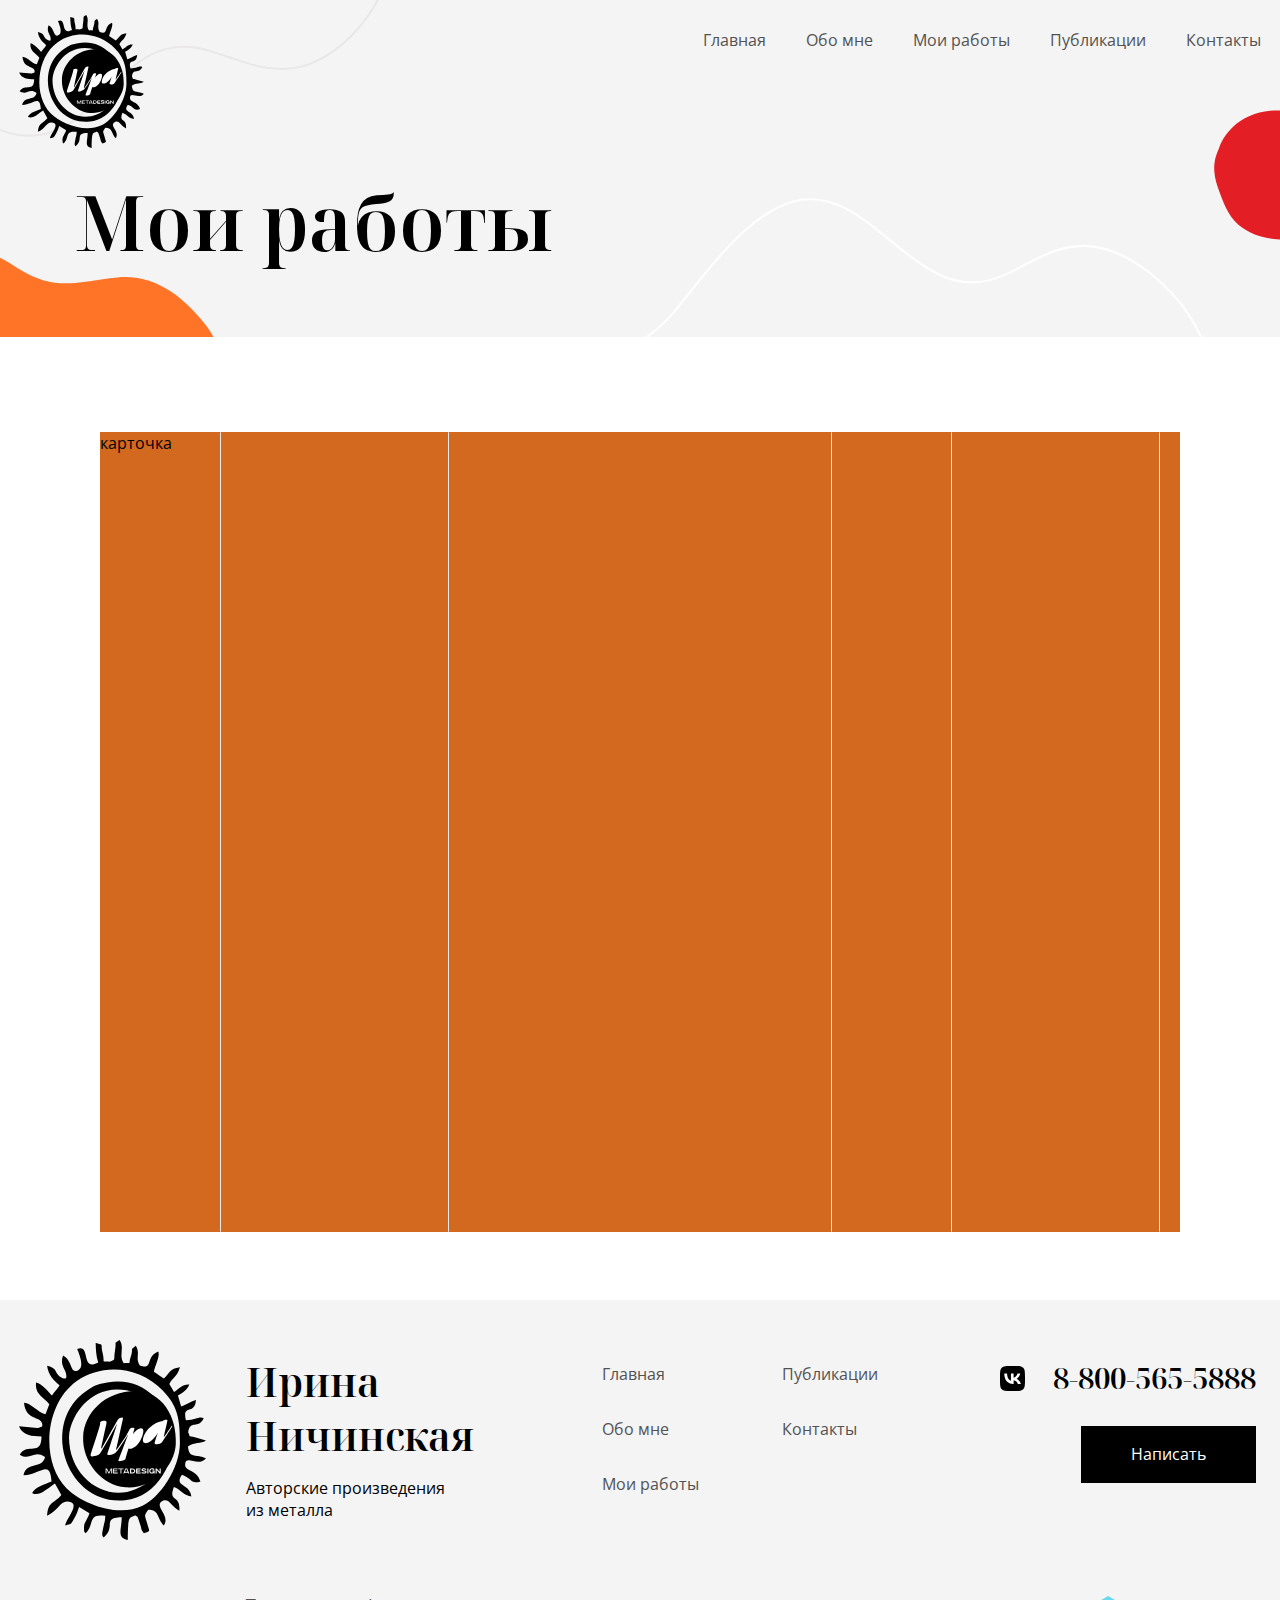
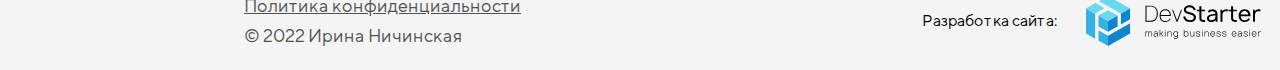
<file: page-work-card.html>
<!DOCTYPE html>
<html lang="ru">

<head>
   <meta charset="UTF-8">
   <meta http-equiv="X-UA-Compatible" content="IE=edge">
   <meta name="viewport" content="width=device-width, initial-scale=1.0">
   <title>Карточка товара</title>
   <link rel="preconnect" href="https://fonts.googleapis.com">
   <link rel="preconnect" href="https://fonts.gstatic.com" crossorigin>
   <link href="https://fonts.googleapis.com/css2?family=Open+Sans:wght@400;600&display=swap" rel="stylesheet">
   <link rel="preconnect" href="https://fonts.googleapis.com">
   <link rel="preconnect" href="https://fonts.gstatic.com" crossorigin>
   <link href="https://fonts.googleapis.com/css2?family=Noto+Serif+Display:wght@600&display=swap" rel="stylesheet">
   <link rel="stylesheet" href="https://cdn.jsdelivr.net/npm/@fancyapps/ui@4.0/dist/fancybox.css">
   <link rel="stylesheet" href="css/style.min.css">
</head>

<body>


   <div class="wrapper">
      <div class="btn__up">&uarr;</div>
      <header class="header page-work__header" id="home">
         <div class="wrapper-container">
            <div class="header__inner">
               <div class="header__top">
                  <div class="container">
                     <div class="header__top-inner">
                        <a class="header__logo" href="#">
                           <img class="logo__img" src="images/logo.svg" alt="">
                        </a>
                        <nav class="menu">
                           <ul class="menu__list">
                              <li class="menu__list-item">
                                 <a class="menu__list-link" href="index.html">
                                    главная
                                 </a>
                              </li>
                              <li class="menu__list-item">
                                 <a class="menu__list-link" href="#about">
                                    Обо мне
                                 </a>
                              </li>
                              <li class="menu__list-item">
                                 <a class="menu__list-link" href="#works">
                                    Мои работы
                                 </a>
                              </li>
                              <li class="menu__list-item">
                                 <a class="menu__list-link" href="#publication">
                                    Публикации
                                 </a>
                              </li>
                              <li class="menu__list-item">
                                 <a class="menu__list-link" href="#">
                                    Контакты
                                 </a>
                              </li>
                           </ul>
                        </nav>
                        <button type="button" class="icon-menu"><span></span></button>
                     </div>
                  </div>
               </div>
               <div class="header__content">
                  <div class="container">
                     <div class="header__content-inner">
                        <div class="header__content-info page-work__content-info">
                           <h2 class="page-work__title">
                              Мои работы
                           </h2>
                        </div>
                     </div>
                  </div>
               </div>
            </div>
         </div>
      </header>

      <main class="main">



         <div class="works work__card" id="works">
            <div class="wrapper-container">
               <div class="container">
                  <div class="work-card__inner">
                     <div class="section-content__container   works__conten-containert">
                        <img class="works-container__line" src="images/work-line-bg.svg" alt="">
                        <img class="works-container__line" src="images/work-line-bg.svg" alt="">
                        <img class="works-container__line" src="images/work-line-bg.svg" alt="">
                        <img class="works-container__line" src="images/work-line-bg.svg" alt="">
                        <img class="works-container__line" src="images/work-line-bg.svg" alt="">

                        <div class="work-card__pages">

                           карточка


                        </div>





                     </div>
                  </div>
               </div>
            </div>
         </div>

         <!-- <section>
            <button class="publication__btn-box">
               <div class="video">
                  <a data-fancybox class="video__link" href="https://youtu.be/5bo51sL8Fr4">
                     <img src="images/icons/video.svg" alt="video" class="video-img">
                  </a>
               </div>
            </button>
         </section> -->

      </main>


      <footer class="footer">
         <div class="wrapper-container">
            <div class="container">
               <div class="footer__inner">
                  <div class="footer__top">
                     <div class="footer__top-inner">
                        <div class="footer__logo-box">
                           <a class="logo__footer" href="#">
                              <img class="logo__footer-img" src="images/logo-footer.svg" alt="">
                           </a>
                           <div class="footer__title-block">
                              <h2 class="footer__title">
                                 Ирина
                                 Ничинская
                              </h2>
                              <p class="footer__title-description">
                                 Авторские произведения
                                 из металла
                              </p>
                           </div>
                        </div>
                        <nav class="footer__menu">
                           <ul class="footer__menu-list">
                              <li class="menu__item-left">
                                 <a class="footer__menu-link menu__list-link" href="#home">Главная</a>
                                 <a class="footer__menu-link menu__list-link" href="#about">Обо мне</a>
                                 <a class="footer__menu-link menu__list-link" href="#works">Мои работы</a>
                              </li>
                              <li class="menu__item-right">
                                 <a class="footer__menu-link menu__list-link" href="#publication">Публикации</a>
                                 <a class="footer__menu-link menu__list-link" href="#">Контакты</a>
                              </li>
                           </ul>
                        </nav>
                        <div class="footer__contacts">
                           <div class="footer__contacts-box">
                              <a class="footer__social" href="#">
                                 <svg class="footer__social-img" width="25" height="26" viewBox="0 0 25 26" fill="none"
                                    xmlns="http://www.w3.org/2000/svg">
                                    <g clip-path="url(#clip0_54_2259)">
                                       <path class="black-bg" fill-rule="evenodd" clip-rule="evenodd"
                                          d="M0 12.0036C0 6.34656 0 3.51804 1.75757 1.76148C3.51464 0.00390644 6.34316 0.00390625 12.0002 0.00390625H13.0002C18.6567 0.00390625 21.4852 0.00390644 23.2428 1.76148C25.0004 3.51855 25.0004 6.34706 25.0004 12.0036V13.0036C25.0004 18.6606 25.0004 21.4891 23.2428 23.2462C21.4857 25.0038 18.6567 25.0038 13.0002 25.0038H12.0002C6.34316 25.0038 3.51514 25.0038 1.75757 23.2462C0 21.4891 0 18.6601 0 13.0036V12.0036Z"
                                          fill="black" />
                                       <path class="white-bg" fill-rule="evenodd" clip-rule="evenodd"
                                          d="M13.3019 18.0138C7.60361 18.0138 4.35406 14.1078 4.21875 7.60767H7.07292C7.16648 12.3784 9.27114 14.4 10.9377 14.816V7.60767H13.6253V11.7224C15.2712 11.5454 17.0001 9.67058 17.5831 7.60767H20.2708C19.8231 10.1495 17.9478 12.0242 16.6148 12.7954C17.9483 13.4206 20.0837 15.056 20.8961 18.0143H17.9378C17.3025 16.0349 15.7194 14.5036 13.6253 14.2959V18.0143H13.3029L13.3019 18.0138Z"
                                          fill="#FEFEFE" />
                                    </g>
                                    <defs>
                                       <clipPath id="clip0_54_2259">
                                          <rect width="24.9999" height="25" fill="white"
                                             transform="translate(0 0.00341797)" />
                                       </clipPath>
                                    </defs>
                                 </svg>
                              </a>
                              <a class="footer__phone" href="tel:88005655888">
                                 8-800-565-5888
                              </a>
                           </div>
                           <div class="components__btn-box footer__btn-box">
                              <a class="components__btn  footer__btn" href="#">
                                 Написать
                              </a>
                           </div>
                        </div>
                     </div>
                  </div>
                  <div class="footer__bottom">
                     <div class="footer__bottom-policy">
                        <a class="policy__text" href="#">
                           Политика конфиденциальности

                        </a>
                        <p class="policy__copy">
                           © 2022 Ирина Ничинская
                        </p>
                     </div>
                     <div class="site-development">
                        <a class="site-development__link" target="_blank"
                           href="https://devstarter.ru/pages/detail/about">
                           <p class="site-development__text">
                              Разработка сайта:
                           </p>
                           <img class="site-development__img" src="images/dev-starter-logo.svg" alt="логотип">
                        </a>
                     </div>
                  </div>
               </div>
            </div>
         </div>
      </footer>


   </div>



   <script src="https://ajax.googleapis.com/ajax/libs/jquery/3.4.1/jquery.min.js"></script>
   <script src="https://cdn.jsdelivr.net/npm/@fancyapps/ui@4.0/dist/fancybox.umd.js"></script>
   <script src="js/main.min.js"></script>
</body>

</html>
</file>
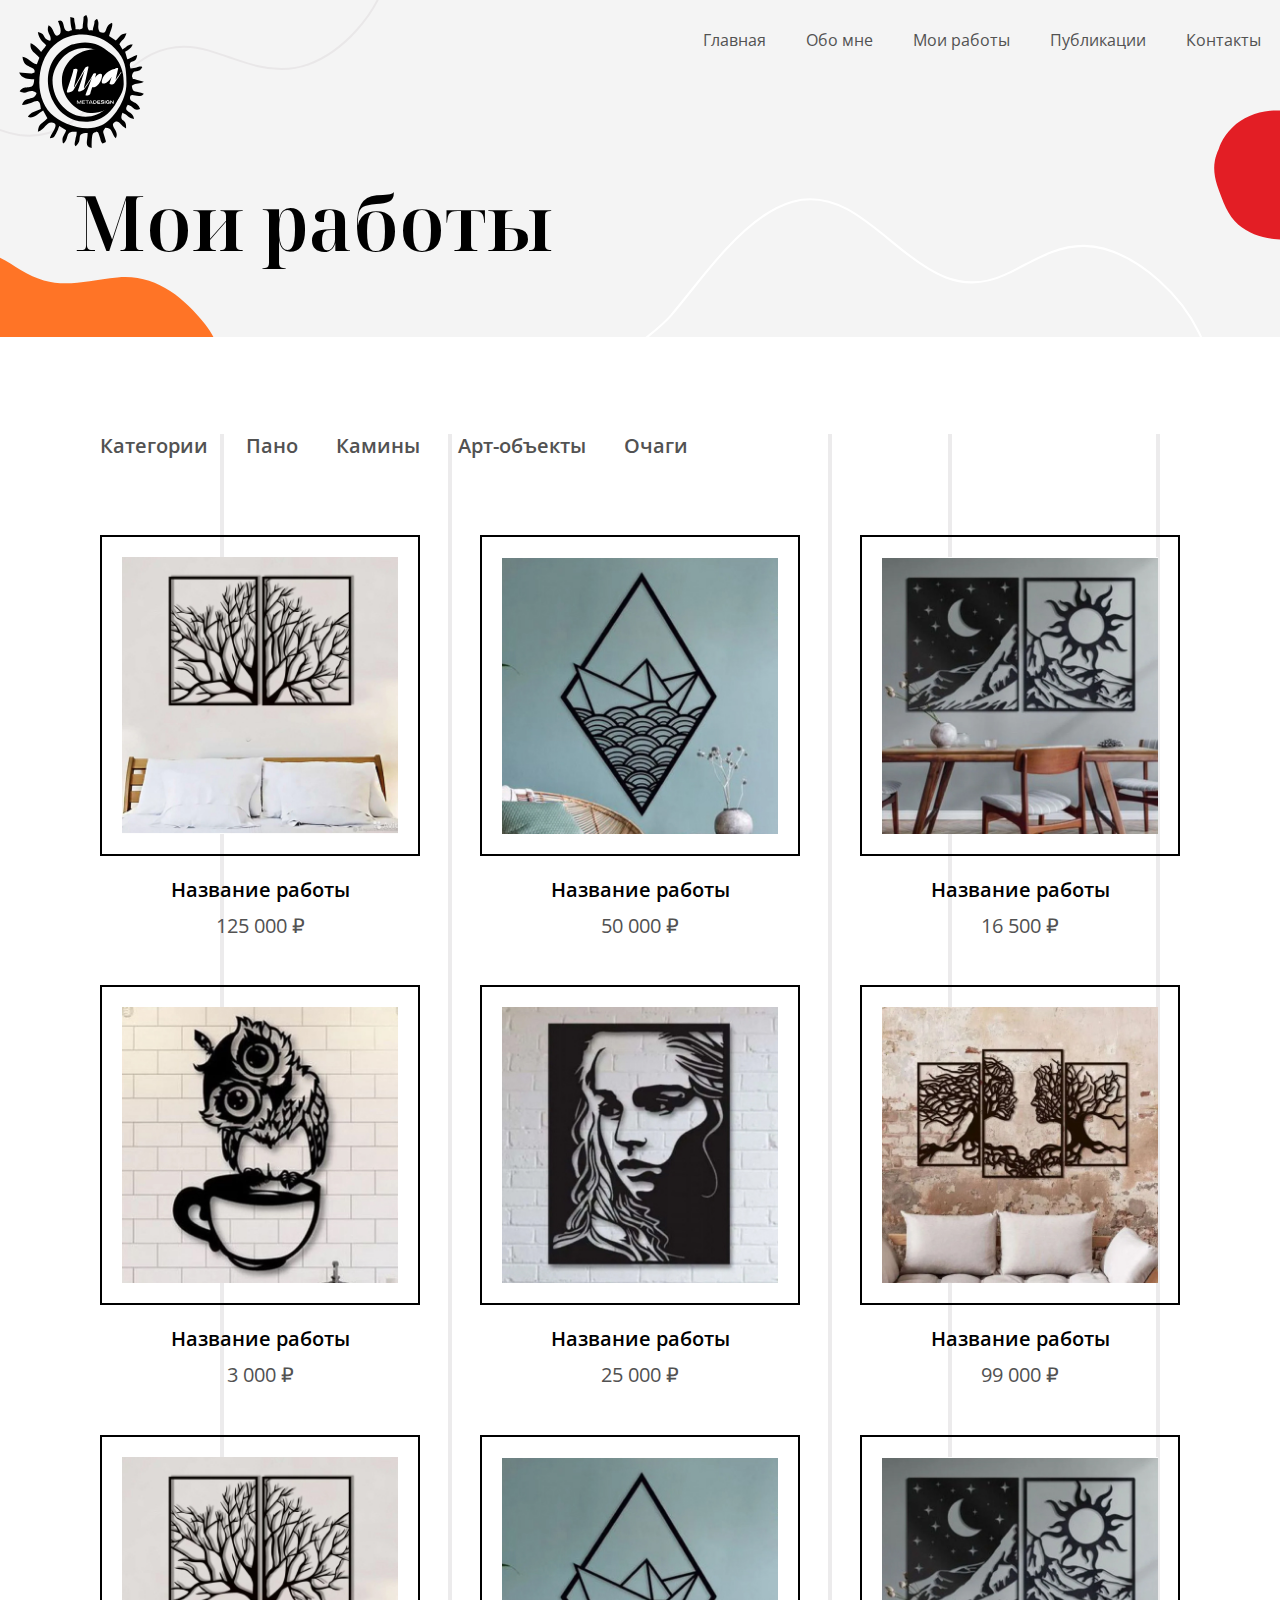
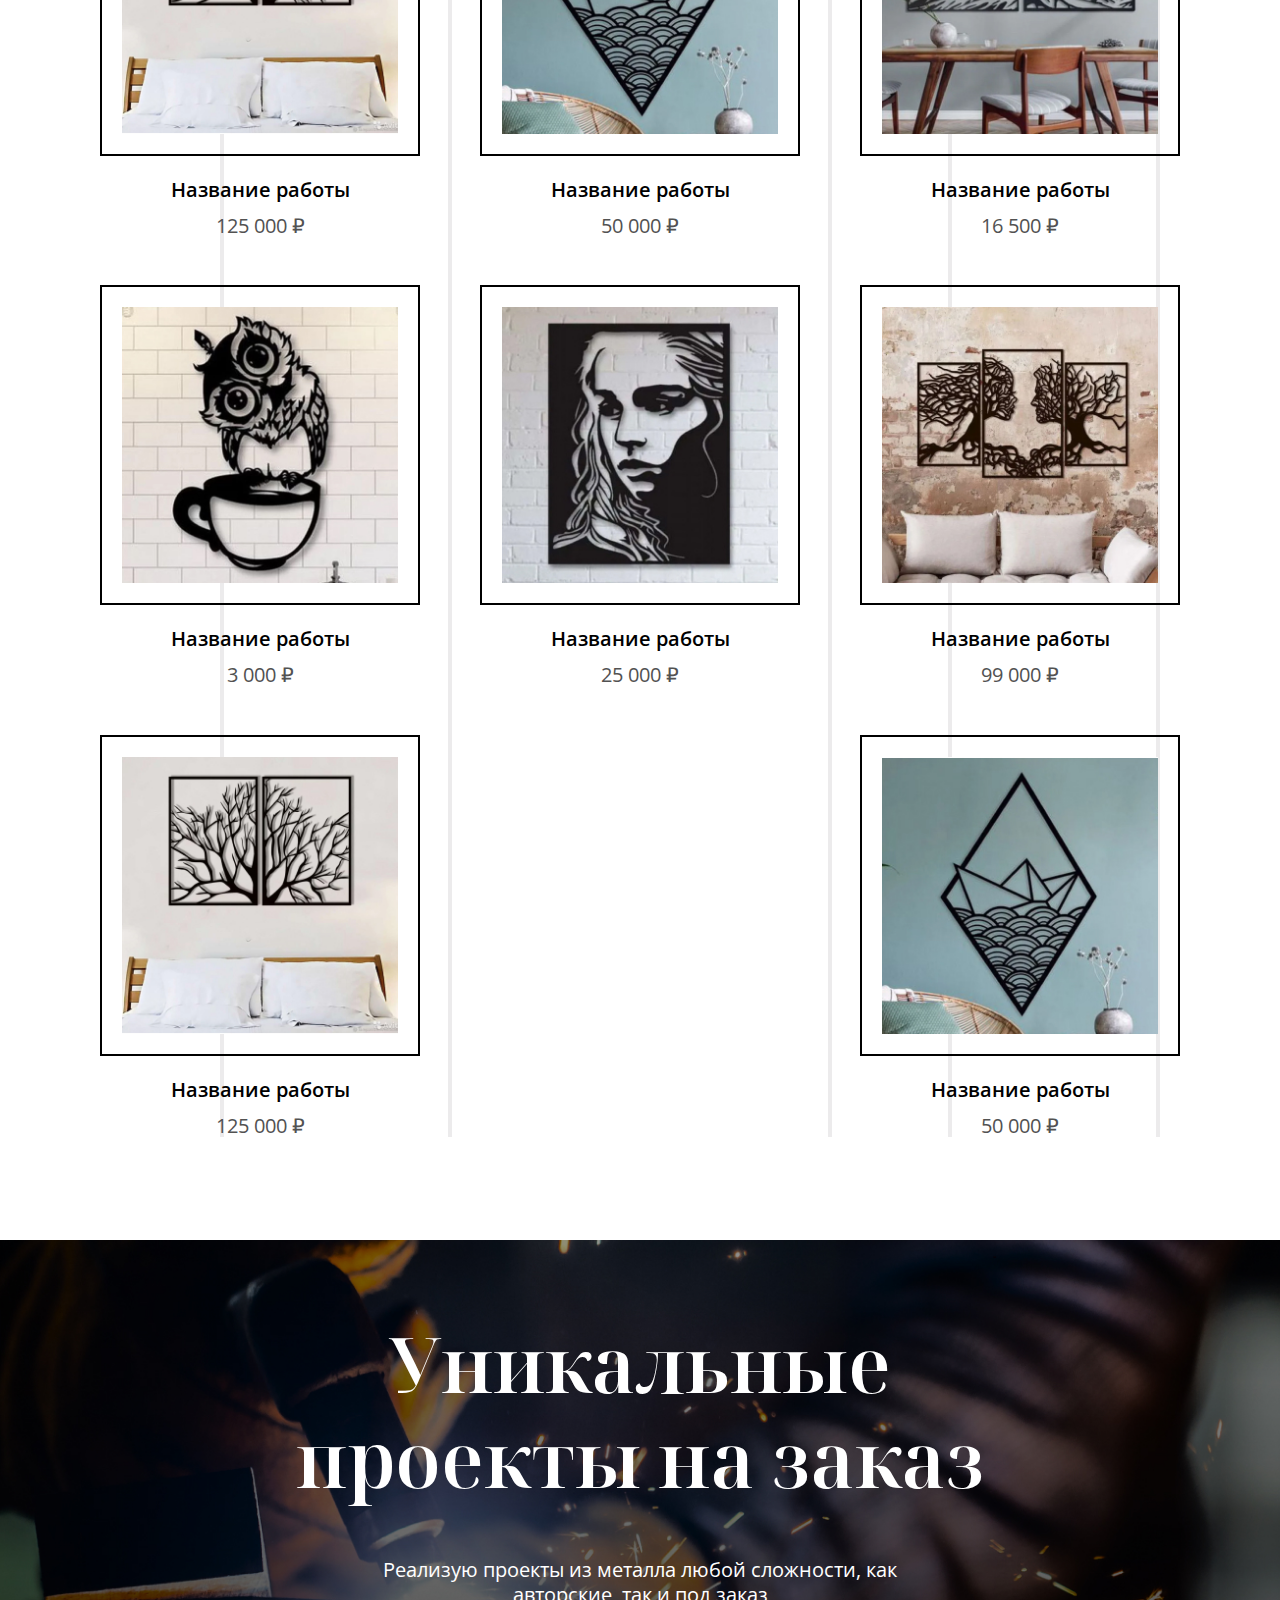
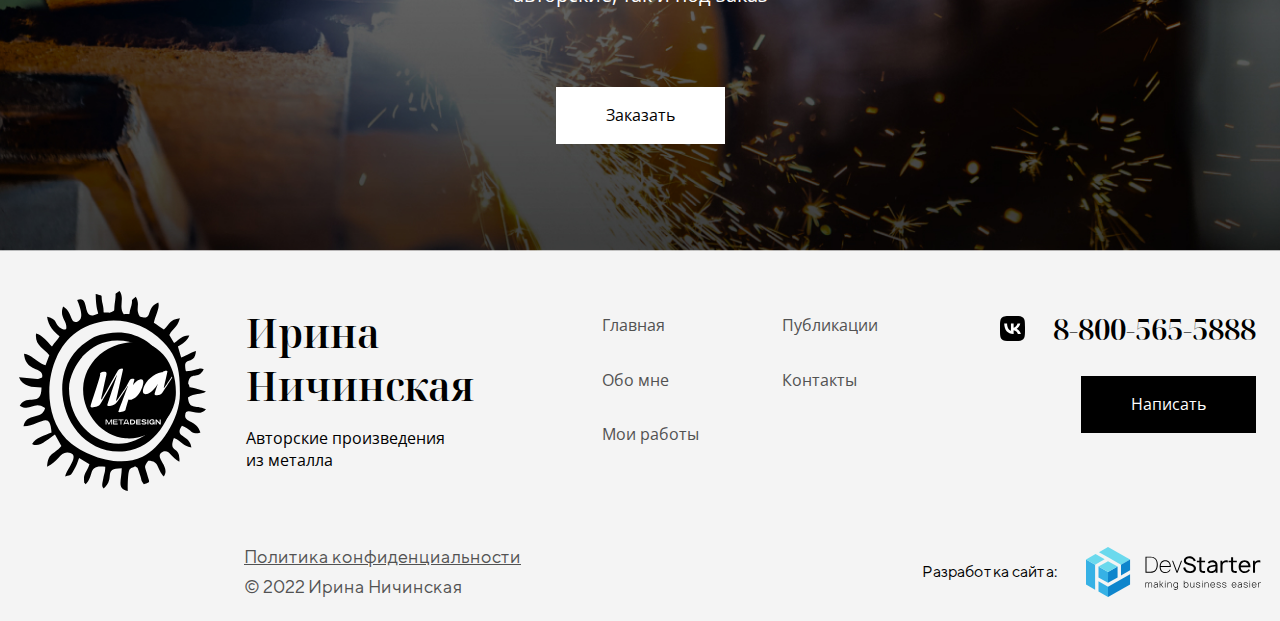
<file: page-work.html>
<!DOCTYPE html>
<html lang="ru">

<head>
   <meta charset="UTF-8">
   <meta http-equiv="X-UA-Compatible" content="IE=edge">
   <meta name="viewport" content="width=device-width, initial-scale=1.0">
   <title>Мои работы</title>
   <link rel="preconnect" href="https://fonts.googleapis.com">
   <link rel="preconnect" href="https://fonts.gstatic.com" crossorigin>
   <link href="https://fonts.googleapis.com/css2?family=Open+Sans:wght@400;600&display=swap" rel="stylesheet">
   <link rel="preconnect" href="https://fonts.googleapis.com">
   <link rel="preconnect" href="https://fonts.gstatic.com" crossorigin>
   <link href="https://fonts.googleapis.com/css2?family=Noto+Serif+Display:wght@600&display=swap" rel="stylesheet">
   <link rel="stylesheet" href="https://cdn.jsdelivr.net/npm/@fancyapps/ui@4.0/dist/fancybox.css">
   <link rel="stylesheet" href="css/style.min.css">
</head>

<body>


   <div class="wrapper">
      <div class="btn__up">&uarr;</div>
      <header class="header page-work__header" id="home">
         <div class="wrapper-container">
            <div class="header__inner">
               <div class="header__top">
                  <div class="container">
                     <div class="header__top-inner">
                        <a class="header__logo" href="#">
                           <img class="logo__img" src="images/logo.svg" alt="">
                        </a>
                        <nav class="menu">
                           <ul class="menu__list">
                              <li class="menu__list-item">
                                 <a class="menu__list-link" href="index.html">
                                    главная
                                 </a>
                              </li>
                              <li class="menu__list-item">
                                 <a class="menu__list-link" href="#about">
                                    Обо мне
                                 </a>
                              </li>
                              <li class="menu__list-item">
                                 <a class="menu__list-link" href="#works">
                                    Мои работы
                                 </a>
                              </li>
                              <li class="menu__list-item">
                                 <a class="menu__list-link" href="#publication">
                                    Публикации
                                 </a>
                              </li>
                              <li class="menu__list-item">
                                 <a class="menu__list-link" href="#">
                                    Контакты
                                 </a>
                              </li>
                           </ul>
                        </nav>
                        <button type="button" class="icon-menu"><span></span></button>
                     </div>
                  </div>
               </div>
               <div class="header__content">
                  <div class="container">
                     <div class="header__content-inner">
                        <div class="header__content-info page-work__content-info">
                           <h2 class="page-work__title">
                              Мои работы
                           </h2>
                        </div>
                     </div>
                  </div>
               </div>
            </div>
         </div>
      </header>

      <main class="main">

         <div class="works page-work__section " id="works">
            <div class="wrapper-container">
               <div class="container">
                  <div class="works__inner">
                     <div class="section-content__container   works__conten-containert">
                        <img class="works-container__line" src="images/work-line-bg.svg" alt="">
                        <img class="works-container__line" src="images/work-line-bg.svg" alt="">
                        <img class="works-container__line" src="images/work-line-bg.svg" alt="">
                        <img class="works-container__line" src="images/work-line-bg.svg" alt="">
                        <img class="works-container__line" src="images/work-line-bg.svg" alt="">
                        <div class="page-work__menu-wrapper">
                           <nav class="page-work__menu">
                              <ul class="work__menu">
                                 <li class="work__menu-item">
                                    <a class="work__menu-link" href="#">
                                       Категории
                                    </a>
                                 </li>
                                 <li class="work__menu-item">
                                    <a class="work__menu-link" href="#">
                                       Пано
                                    </a>
                                 </li>
                                 <li class="work__menu-item">
                                    <a class="work__menu-link" href="#">
                                       Камины
                                    </a>
                                 </li>
                                 <li class="work__menu-item">
                                    <a class="work__menu-link" href="#">
                                       Арт-объекты
                                    </a>
                                 </li>
                                 <li class="work__menu-item">
                                    <a class="work__menu-link" href="#">
                                       Очаги
                                    </a>
                                 </li>
                              </ul>
                           </nav>
                        </div>
                        <ul class="works__items page-work__items ">
                           <li class="works__item page-work__item">
                              <div class="item-card__body">
                                 <div class="works__item-card">
                                    <div class="works__item-card-inner">
                                       <div class="item-card__pictures">
                                          <div class="works__btns-box">
                                             <a class="works__btn-more" href="page-work-card.html">Подробнее</a>
                                             <button type="button" class="works__btn-sale">Купить</button>
                                          </div>
                                          <img class="item-card__img" src="images/works-2.jpg" alt="">
                                       </div>
                                    </div>
                                    <div class="item-card__info">
                                       <p class="item-card__title">
                                          Название работы
                                       </p>
                                       <p class="item-card__price">
                                          125 000 ₽
                                       </p>
                                    </div>
                                 </div>
                              </div>
                           </li>
                           <li class="works__item page-work__item">
                              <div class="item-card__body">
                                 <div class="works__item-card">
                                    <div class="works__item-card-inner">
                                       <div class="item-card__pictures">
                                          <div class="works__btns-box">
                                             <a class="works__btn-more" href="page-work-card.html">Подробнее</a>
                                             <button type="button" class="works__btn-sale">Купить</button>
                                          </div>
                                          <img class="item-card__img" src="images/works-1.jpg" alt="">
                                       </div>
                                    </div>
                                    <div class="item-card__info">
                                       <p class="item-card__title">
                                          Название работы
                                       </p>
                                       <p class="item-card__price">
                                          50 000 ₽
                                       </p>
                                    </div>
                                 </div>
                              </div>
                           </li>
                           <li class="works__item page-work__item">
                              <div class="item-card__body">
                                 <div class="works__item-card">
                                    <div class="works__item-card-inner">
                                       <div class="item-card__pictures">
                                          <div class="works__btns-box">
                                             <a class="works__btn-more" href="page-work-card.html">Подробнее</a>
                                             <button type="button" class="works__btn-sale">Купить</button>
                                          </div>
                                          <img class="item-card__img" src="images/works-3.jpg" alt="">
                                       </div>
                                    </div>
                                    <div class="item-card__info">
                                       <p class="item-card__title">
                                          Название работы
                                       </p>
                                       <p class="item-card__price">
                                          16 500 ₽
                                       </p>
                                    </div>
                                 </div>
                              </div>
                           </li>
                           <li class="works__item page-work__item">
                              <div class="item-card__body">
                                 <div class="works__item-card">
                                    <div class="works__item-card-inner">
                                       <div class="item-card__pictures">
                                          <div class="works__btns-box">
                                             <a class="works__btn-more" href="page-work-card.html">Подробнее</a>
                                             <button type="button" class="works__btn-sale">Купить</button>
                                          </div>
                                          <img class="item-card__img" src="images/works-4.jpg" alt="">
                                       </div>
                                    </div>
                                    <div class="item-card__info">
                                       <p class="item-card__title">
                                          Название работы
                                       </p>
                                       <p class="item-card__price">
                                          3 000 ₽
                                       </p>
                                    </div>
                                 </div>
                              </div>
                           </li>
                           <li class="works__item page-work__item">
                              <div class="item-card__body">
                                 <div class="works__item-card">
                                    <div class="works__item-card-inner">
                                       <div class="item-card__pictures">
                                          <div class="works__btns-box">
                                             <a class="works__btn-more" href="page-work-card.html">Подробнее</a>
                                             <button type="button" class="works__btn-sale">Купить</button>
                                          </div>
                                          <img class="item-card__img" src="images/works-5.jpg" alt="">
                                       </div>
                                    </div>
                                    <div class="item-card__info">
                                       <p class="item-card__title">
                                          Название работы
                                       </p>
                                       <p class="item-card__price">
                                          25 000 ₽
                                       </p>
                                    </div>
                                 </div>
                              </div>
                           </li>
                           <li class="works__item page-work__item">
                              <div class="item-card__body">
                                 <div class="works__item-card">
                                    <div class="works__item-card-inner">
                                       <div class="item-card__pictures">
                                          <div class="works__btns-box">
                                             <a class="works__btn-more" href="page-work-card.html">Подробнее</a>
                                             <button type="button" class="works__btn-sale">Купить</button>
                                          </div>
                                          <img class="item-card__img" src="images/works-6.jpg" alt="">
                                       </div>
                                    </div>
                                    <div class="item-card__info">
                                       <p class="item-card__title">
                                          Название работы
                                       </p>
                                       <p class="item-card__price">
                                          99 000 ₽
                                       </p>
                                    </div>
                                 </div>
                              </div>
                           </li>
                           <li class="works__item page-work__item">
                              <div class="item-card__body">
                                 <div class="works__item-card">
                                    <div class="works__item-card-inner">
                                       <div class="item-card__pictures">
                                          <div class="works__btns-box">
                                             <a class="works__btn-more" href="page-work-card.html">Подробнее</a>
                                             <button type="button" class="works__btn-sale">Купить</button>
                                          </div>
                                          <img class="item-card__img" src="images/works-2.jpg" alt="">
                                       </div>
                                    </div>
                                    <div class="item-card__info">
                                       <p class="item-card__title">
                                          Название работы
                                       </p>
                                       <p class="item-card__price">
                                          125 000 ₽
                                       </p>
                                    </div>
                                 </div>
                              </div>
                           </li>
                           <li class="works__item page-work__item">
                              <div class="item-card__body">
                                 <div class="works__item-card">
                                    <div class="works__item-card-inner">
                                       <div class="item-card__pictures">
                                          <div class="works__btns-box">
                                             <a class="works__btn-more" href="page-work-card.html">Подробнее</a>
                                             <button type="button" class="works__btn-sale">Купить</button>
                                          </div>
                                          <img class="item-card__img" src="images/works-1.jpg" alt="">
                                       </div>
                                    </div>
                                    <div class="item-card__info">
                                       <p class="item-card__title">
                                          Название работы
                                       </p>
                                       <p class="item-card__price">
                                          50 000 ₽
                                       </p>
                                    </div>
                                 </div>
                              </div>
                           </li>
                           <li class="works__item page-work__item">
                              <div class="item-card__body">
                                 <div class="works__item-card">
                                    <div class="works__item-card-inner">
                                       <div class="item-card__pictures">
                                          <div class="works__btns-box">
                                             <a class="works__btn-more" href="page-work-card.html">Подробнее</a>
                                             <button type="button" class="works__btn-sale">Купить</button>
                                          </div>
                                          <img class="item-card__img" src="images/works-3.jpg" alt="">
                                       </div>
                                    </div>
                                    <div class="item-card__info">
                                       <p class="item-card__title">
                                          Название работы
                                       </p>
                                       <p class="item-card__price">
                                          16 500 ₽
                                       </p>
                                    </div>
                                 </div>
                              </div>
                           </li>
                           <li class="works__item page-work__item">
                              <div class="item-card__body">
                                 <div class="works__item-card">
                                    <div class="works__item-card-inner">
                                       <div class="item-card__pictures">
                                          <div class="works__btns-box">
                                             <a class="works__btn-more" href="page-work-card.html">Подробнее</a>
                                             <button type="button" class="works__btn-sale">Купить</button>
                                          </div>
                                          <img class="item-card__img" src="images/works-4.jpg" alt="">
                                       </div>
                                    </div>
                                    <div class="item-card__info">
                                       <p class="item-card__title">
                                          Название работы
                                       </p>
                                       <p class="item-card__price">
                                          3 000 ₽
                                       </p>
                                    </div>
                                 </div>
                              </div>
                           </li>
                           <li class="works__item page-work__item">
                              <div class="item-card__body">
                                 <div class="works__item-card">
                                    <div class="works__item-card-inner">
                                       <div class="item-card__pictures">
                                          <div class="works__btns-box">
                                             <a class="works__btn-more" href="page-work-card.html">Подробнее</a>
                                             <button type="button" class="works__btn-sale">Купить</button>
                                          </div>
                                          <img class="item-card__img" src="images/works-5.jpg" alt="">
                                       </div>
                                    </div>
                                    <div class="item-card__info">
                                       <p class="item-card__title">
                                          Название работы
                                       </p>
                                       <p class="item-card__price">
                                          25 000 ₽
                                       </p>
                                    </div>
                                 </div>
                              </div>
                           </li>
                           <li class="works__item page-work__item">
                              <div class="item-card__body">
                                 <div class="works__item-card">
                                    <div class="works__item-card-inner">
                                       <div class="item-card__pictures">
                                          <div class="works__btns-box">
                                             <a class="works__btn-more" href="page-work-card.html">Подробнее</a>
                                             <button type="button" class="works__btn-sale">Купить</button>
                                          </div>
                                          <img class="item-card__img" src="images/works-6.jpg" alt="">
                                       </div>
                                    </div>
                                    <div class="item-card__info">
                                       <p class="item-card__title">
                                          Название работы
                                       </p>
                                       <p class="item-card__price">
                                          99 000 ₽
                                       </p>
                                    </div>
                                 </div>
                              </div>
                           </li>
                           <li class="works__item page-work__item">
                              <div class="item-card__body">
                                 <div class="works__item-card">
                                    <div class="works__item-card-inner">
                                       <div class="item-card__pictures">
                                          <div class="works__btns-box">
                                             <a class="works__btn-more" href="page-work-card.html">Подробнее</a>
                                             <button type="button" class="works__btn-sale">Купить</button>
                                          </div>
                                          <img class="item-card__img" src="images/works-2.jpg" alt="">
                                       </div>
                                    </div>
                                    <div class="item-card__info">
                                       <p class="item-card__title">
                                          Название работы
                                       </p>
                                       <p class="item-card__price">
                                          125 000 ₽
                                       </p>
                                    </div>
                                 </div>
                              </div>
                           </li>
                           <li class="works__item page-work__item">
                              <div class="item-card__body">
                                 <div class="works__item-card">
                                    <div class="works__item-card-inner">
                                       <div class="item-card__pictures">
                                          <div class="works__btns-box">
                                             <a class="works__btn-more" href="page-work-card.html">Подробнее</a>
                                             <button type="button" class="works__btn-sale">Купить</button>
                                          </div>
                                          <img class="item-card__img" src="images/works-1.jpg" alt="">
                                       </div>
                                    </div>
                                    <div class="item-card__info">
                                       <p class="item-card__title">
                                          Название работы
                                       </p>
                                       <p class="item-card__price">
                                          50 000 ₽
                                       </p>
                                    </div>
                                 </div>
                              </div>
                           </li>
                        </ul>
                     </div>
                  </div>
               </div>
            </div>
         </div>

         <section class="unique-project">
            <div class="wrapper-container">
               <div class="container">
                  <div class="unique-project__inner">
                     <div class="section__title-box unique-project__title-box">
                        <h3 class="section__title unique-project__title ">
                           Уникальные
                           проекты на заказ
                        </h3>
                     </div>
                     <p class="unique-project__text">
                        Реализую проекты из металла любой сложности,
                        как авторские, так и под заказ
                     </p>
                     <div class="components__btn-box">
                        <a class="components__btn  unique-project__btn" href="#">
                           Заказать
                        </a>
                     </div>
                  </div>
               </div>
            </div>
         </section>

         <!-- <section>
            <button class="publication__btn-box">
               <div class="video">
                  <a data-fancybox class="video__link" href="https://youtu.be/5bo51sL8Fr4">
                     <img src="images/icons/video.svg" alt="video" class="video-img">
                  </a>
               </div>
            </button>
         </section> -->

      </main>


      <footer class="footer">
         <div class="wrapper-container">
            <div class="container">
               <div class="footer__inner">
                  <div class="footer__top">
                     <div class="footer__top-inner">
                        <div class="footer__logo-box">
                           <a class="logo__footer" href="#">
                              <img class="logo__footer-img" src="images/logo-footer.svg" alt="">
                           </a>
                           <div class="footer__title-block">
                              <h2 class="footer__title">
                                 Ирина
                                 Ничинская
                              </h2>
                              <p class="footer__title-description">
                                 Авторские произведения
                                 из металла
                              </p>
                           </div>
                        </div>
                        <nav class="footer__menu">
                           <ul class="footer__menu-list">
                              <li class="menu__item-left">
                                 <a class="footer__menu-link menu__list-link" href="#home">Главная</a>
                                 <a class="footer__menu-link menu__list-link" href="#about">Обо мне</a>
                                 <a class="footer__menu-link menu__list-link" href="#works">Мои работы</a>
                              </li>
                              <li class="menu__item-right">
                                 <a class="footer__menu-link menu__list-link" href="#publication">Публикации</a>
                                 <a class="footer__menu-link menu__list-link" href="#">Контакты</a>
                              </li>
                           </ul>
                        </nav>
                        <div class="footer__contacts">
                           <div class="footer__contacts-box">
                              <a class="footer__social" href="#">
                                 <svg class="footer__social-img" width="25" height="26" viewBox="0 0 25 26" fill="none"
                                    xmlns="http://www.w3.org/2000/svg">
                                    <g clip-path="url(#clip0_54_2259)">
                                       <path class="black-bg" fill-rule="evenodd" clip-rule="evenodd"
                                          d="M0 12.0036C0 6.34656 0 3.51804 1.75757 1.76148C3.51464 0.00390644 6.34316 0.00390625 12.0002 0.00390625H13.0002C18.6567 0.00390625 21.4852 0.00390644 23.2428 1.76148C25.0004 3.51855 25.0004 6.34706 25.0004 12.0036V13.0036C25.0004 18.6606 25.0004 21.4891 23.2428 23.2462C21.4857 25.0038 18.6567 25.0038 13.0002 25.0038H12.0002C6.34316 25.0038 3.51514 25.0038 1.75757 23.2462C0 21.4891 0 18.6601 0 13.0036V12.0036Z"
                                          fill="black" />
                                       <path class="white-bg" fill-rule="evenodd" clip-rule="evenodd"
                                          d="M13.3019 18.0138C7.60361 18.0138 4.35406 14.1078 4.21875 7.60767H7.07292C7.16648 12.3784 9.27114 14.4 10.9377 14.816V7.60767H13.6253V11.7224C15.2712 11.5454 17.0001 9.67058 17.5831 7.60767H20.2708C19.8231 10.1495 17.9478 12.0242 16.6148 12.7954C17.9483 13.4206 20.0837 15.056 20.8961 18.0143H17.9378C17.3025 16.0349 15.7194 14.5036 13.6253 14.2959V18.0143H13.3029L13.3019 18.0138Z"
                                          fill="#FEFEFE" />
                                    </g>
                                    <defs>
                                       <clipPath id="clip0_54_2259">
                                          <rect width="24.9999" height="25" fill="white"
                                             transform="translate(0 0.00341797)" />
                                       </clipPath>
                                    </defs>
                                 </svg>
                              </a>
                              <a class="footer__phone" href="tel:88005655888">
                                 8-800-565-5888
                              </a>
                           </div>
                           <div class="components__btn-box footer__btn-box">
                              <a class="components__btn  footer__btn" href="#">
                                 Написать
                              </a>
                           </div>
                        </div>
                     </div>
                  </div>
                  <div class="footer__bottom">
                     <div class="footer__bottom-policy">
                        <a class="policy__text" href="#">
                           Политика конфиденциальности

                        </a>
                        <p class="policy__copy">
                           © 2022 Ирина Ничинская
                        </p>
                     </div>
                     <div class="site-development">
                        <a class="site-development__link" target="_blank"
                           href="https://devstarter.ru/pages/detail/about">
                           <p class="site-development__text">
                              Разработка сайта:
                           </p>
                           <img class="site-development__img" src="images/dev-starter-logo.svg" alt="логотип">
                        </a>
                     </div>
                  </div>
               </div>
            </div>
         </div>
      </footer>


   </div>



   <script src="https://ajax.googleapis.com/ajax/libs/jquery/3.4.1/jquery.min.js"></script>
   <script src="https://cdn.jsdelivr.net/npm/@fancyapps/ui@4.0/dist/fancybox.umd.js"></script>
   <script src="js/main.min.js"></script>
</body>

</html>
</file>
<file: css/style.min.css>
html{-webkit-box-sizing:border-box;box-sizing:border-box;height:100%}*,*::after,*::before{-webkit-box-sizing:inherit;box-sizing:inherit}ul[class],ol[class]{padding:0}body,h1,h2,h3,h4,h5,h6,p,ul[class],ol[class],li,figure,figcaption,blockquote,dl,dd{margin:0}ul[class]{list-style:none}img{max-width:100%;display:block}input,button,textarea,select{font:inherit}a{text-decoration:none}@font-face{font-family:"TT Norms";src:url("../fonts/TTNorms-Regular.eot");src:local("TT Norms Regular"),local("TTNorms-Regular"),url("../fonts/TTNorms-Regular.eot?#iefix") format("embedded-opentype"),url("../fonts/TTNorms-Regular.woff2") format("woff2"),url("../fonts/TTNorms-Regular.woff") format("woff"),url("../fonts/TTNorms-Regular.ttf") format("truetype");font-weight:normal;font-style:normal}@font-face{font-family:"TT Norms";src:url("../fonts/TTNorms-Medium.eot");src:local("TT Norms Medium"),local("TTNorms-Medium"),url("../fonts/TTNorms-Medium.eot?#iefix") format("embedded-opentype"),url("../fonts/TTNorms-Medium.woff2") format("woff2"),url("../fonts/TTNorms-Medium.woff") format("woff"),url("../fonts/TTNorms-Medium.ttf") format("truetype");font-weight:500;font-style:normal}.slick-slider{position:relative;display:block;-webkit-box-sizing:border-box;box-sizing:border-box;-webkit-touch-callout:none;-webkit-user-select:none;-moz-user-select:none;-ms-user-select:none;user-select:none;-ms-touch-action:pan-y;touch-action:pan-y;-webkit-tap-highlight-color:transparent}.slick-list{position:relative;overflow:hidden;display:block;margin:0;padding:0}.slick-list:focus{outline:none}.slick-list.dragging{cursor:pointer;cursor:hand}.slick-slider .slick-track,.slick-slider .slick-list{-webkit-transform:translate3d(0, 0, 0);-ms-transform:translate3d(0, 0, 0);transform:translate3d(0, 0, 0)}.slick-track{position:relative;left:0;top:0;display:block;margin-left:auto;margin-right:auto}.slick-track:before,.slick-track:after{content:"";display:table}.slick-track:after{clear:both}.slick-loading .slick-track{visibility:hidden}.slick-slide{float:left;height:100%;min-height:1px;display:none}[dir="rtl"] .slick-slide{float:right}.slick-slide img{display:block}.slick-slide.slick-loading img{display:none}.slick-slide.dragging img{pointer-events:none}.slick-initialized .slick-slide{display:block}.slick-loading .slick-slide{visibility:hidden}.slick-vertical .slick-slide{display:block;height:auto;border:1px solid transparent}.slick-arrow.slick-hidden{display:none}.components__btn{display:inline-block;padding:17px 48px 18px;background-color:#000;color:#fff;font-size:16px;display:-webkit-box;display:-ms-flexbox;display:flex;-webkit-box-align:center;-ms-flex-align:center;align-items:center;-webkit-box-pack:center;-ms-flex-pack:center;justify-content:center}.components__btn-box{display:-webkit-box;display:-ms-flexbox;display:flex;-webkit-box-align:center;-ms-flex-align:center;align-items:center;-webkit-box-pack:center;-ms-flex-pack:center;justify-content:center}.btn__up{background:rgba(82,82,82,0.8);border:1px solid #3a3a3a;color:#fff;line-height:50px;height:60px;width:60px;border-radius:50%;text-align:center;position:fixed;right:20px;bottom:10px;cursor:pointer;opacity:0;-webkit-transition:opacity 0.5s;-o-transition:opacity 0.5s;transition:opacity 0.5s;pointer-events:none;z-index:3000;font-size:30px}.btn__up-open{opacity:1;pointer-events:all}.icon-menu{display:none;margin:0px;padding:0px;border:none;background-color:transparent;position:relative;-webkit-box-flex:0;-ms-flex:0 0 30px;flex:0 0 30px;height:20px;cursor:pointer;z-index:5;width:30px;margin-right:10px}.icon-menu span,.icon-menu::before,.icon-menu::after{-webkit-transition:all 0.3s ease 0s;-o-transition:all 0.3s ease 0s;transition:all 0.3s ease 0s;left:0px;position:absolute;width:100%;height:3px;border-radius:1px;background-color:#000}.icon-menu::before,.icon-menu::after{content:""}.icon-menu::before{top:0px}.icon-menu::after{bottom:0px}.icon-menu span{top:50%;-webkit-transform:scale(1) translate(0px, -50%);-ms-transform:scale(1) translate(0px, -50%);transform:scale(1) translate(0px, -50%)}.icon-menu.menu-open span{-webkit-transform:scale(0) translate(0px, -50%);-ms-transform:scale(0) translate(0px, -50%);transform:scale(0) translate(0px, -50%)}.menu-open.icon-menu::before{top:50%;-webkit-transform:rotate(-45deg) translate(0px, -50%);-ms-transform:rotate(-45deg) translate(0px, -50%);transform:rotate(-45deg) translate(0px, -50%)}.menu-open.icon-menu::after{bottom:45%;-webkit-transform:rotate(45deg) translate(0px, 50%);-ms-transform:rotate(45deg) translate(0px, 50%);transform:rotate(45deg) translate(0px, 50%)}.header{position:relative;background-color:#f4f4f4}.header::after{position:absolute;content:"";top:0;right:0;width:50%;height:100%;background-color:#e9e7e8;z-index:0;background-image:url("../images/header-top-right-red.svg"),url("../images/header-top-right-gray.svg"),url("../images/header-bottom-left-bg.png");background-repeat:no-repeat, no-repeat, no-repeat;background-size:17%, 11%, 100%;background-position:100% 20%, 83% 88%, bottom;z-index:0}.header::before{position:absolute;content:"";top:0;left:0;width:50%;height:100%;background-image:url("../images/header-top-left-line.svg"),url("../images/header-top-left-red.svg");background-repeat:no-repeat, no-repeat;background-size:61%, 56%;background-position:top left, 28% 101%;z-index:0}.header__inner{position:relative;z-index:1}@media (max-width: 500px){.header__top{position:fixed;top:0;left:0;width:100%;z-index:99;background-color:#f4f4f4}.wrapper{padding-top:115px}}.header__top-inner{display:-webkit-box;display:-ms-flexbox;display:flex;-webkit-box-pack:justify;-ms-flex-pack:justify;justify-content:space-between;padding-top:15px}.header__logo{display:inline-block}.logo__img{width:150px;height:160px}@media (max-width: 1385px){.logo__img{width:calc(-100px + 250 * ((100vw - 320px) / 1065));height:calc(-110px + 270 * ((100vw - 320px) / 1065))}}@media (max-width: 1200px){.logo__img{width:calc(90px + 20 * ((100vw - 320px) / 1065));height:calc(100px + 13 * ((100vw - 320px) / 1065))}}@media (max-width: 768px){.logo__img{width:calc(90px + 10 * ((100vw - 320px) / 1065));height:calc(100px + 5 * ((100vw - 320px) / 1065))}}.menu{padding-top:14px}.menu__list{display:-webkit-box;display:-ms-flexbox;display:flex;-webkit-box-pack:justify;-ms-flex-pack:justify;justify-content:space-between;-webkit-box-align:center;-ms-flex-align:center;align-items:center}@media (max-width: 600px){.menu__list{position:absolute;left:-10px;right:-10px;top:0px;background-color:#ccc;display:block;text-align:center;-webkit-transform:translateX(-150%);-ms-transform:translateX(-150%);transform:translateX(-150%);-webkit-transition:all 0.5s;-o-transition:all 0.5s;transition:all 0.5s;min-height:100vh;padding-top:100px}.menu__list.menu__list--active{-webkit-transform:translateX(0%);-ms-transform:translateX(0%);transform:translateX(0%);-webkit-transition:all 0.3s;-o-transition:all 0.3s;transition:all 0.3s}.icon-menu{display:block;margin-left:10px}}@media (max-width: 600px){.menu__list-item{padding-top:30px}.menu__list-item:first-child{padding-top:100px}}.menu__list-item+.menu__list-item{padding-left:40px}@media (max-width: 992px){.menu__list-item+.menu__list-item{padding-left:calc(0px + 40 * ((100vw - 320px) / 1065))}}.menu__list-link{display:inline-block;color:#525252;-webkit-transition:all 0.3s;-o-transition:all 0.3s;transition:all 0.3s}.menu__list-link::first-letter{text-transform:uppercase}.menu__list-link:hover{color:#e31e25;-webkit-transition:all 0.3s;-o-transition:all 0.3s;transition:all 0.3s}.header__content-inner{display:-webkit-box;display:-ms-flexbox;display:flex;-webkit-box-pack:justify;-ms-flex-pack:justify;justify-content:space-between}@media (max-width: 767px){.header__content-inner{-ms-flex-wrap:wrap;flex-wrap:wrap}}.header__content-info{display:-webkit-box;display:-ms-flexbox;display:flex;-webkit-box-orient:vertical;-webkit-box-direction:normal;-ms-flex-direction:column;flex-direction:column;padding:100px 80px 100px 66px;width:667px}@media (max-width: 1385px){.header__content-info{padding-left:calc(0px + 66 * ((100vw - 320px) / 1065));padding-right:calc(0px + 80 * ((100vw - 320px) / 1065));padding-top:calc(-150px + 250 * ((100vw - 320px) / 1065));padding-bottom:calc(0px + 100 * ((100vw - 320px) / 1065))}}@media (max-width: 1200px){.header__content-info{padding-top:calc(20px + 37 * ((100vw - 320px) / 1065))}}@media (max-width: 767px){.header__content-info{width:100%}}@media (max-width: 600px){.header__content-info{padding-left:0;padding-right:0}}.header__content-description{font-size:20px;line-height:1.35;margin-bottom:35px;max-width:373px}@media (max-width: 767px){.header__content-description{text-align:center;margin:0 auto 35px}}.header__title{font-family:"Noto Serif Display", serif;font-size:90px;line-height:1.1111111111111111;color:#000000;margin-bottom:70px}@media (max-width: 1385px){.header__title{font-size:calc(15px + 75 * ((100vw - 320px) / 1065));margin-bottom:calc(0px + 70 * ((100vw - 320px) / 1065))}}@media (max-width: 1200px){.header__title{font-size:calc(55px + 22 * ((100vw - 320px) / 1065));margin-bottom:calc(0px + 70 * ((100vw - 320px) / 1065))}}@media (max-width: 767px){.header__title{font-size:calc(70px + 20 * ((100vw - 320px) / 1065));margin-bottom:calc(30px + 20 * ((100vw - 320px) / 1065));min-width:100%;text-align:center}}@media (max-width: 500px){.header__title{font-size:calc(45px + 28 * ((100vw - 320px) / 1065))}}.author-box{display:-webkit-box;display:-ms-flexbox;display:flex;-webkit-box-pack:justify;-ms-flex-pack:justify;justify-content:space-between}@media (max-width: 1200px){.author-box{display:block}}.authors__works{font-size:20px;line-height:1.35;max-width:256px}@media (max-width: 1200px){.authors__works{max-width:100%;padding-bottom:30px}}@media (max-width: 767px){.authors__works{text-align:center;padding-bottom:50px}}@media (max-width: 767px){.author__btn-box{display:-webkit-box;display:-ms-flexbox;display:flex;-webkit-box-align:center;-ms-flex-align:center;align-items:center;-webkit-box-pack:center;-ms-flex-pack:center;justify-content:center;margin-bottom:30px}}.authors__works-btn{width:217px;display:inline-block;background-color:#000;-webkit-transition:all 0.3s;-o-transition:all 0.3s;transition:all 0.3s}.authors__works-btn:hover{background-color:#3a3a3a;-webkit-transition:all 0.3s;-o-transition:all 0.3s;transition:all 0.3s}@media (max-width: 767px){.authors__works-btn{width:300px;display:-webkit-box;display:-ms-flexbox;display:flex;-webkit-box-align:center;-ms-flex-align:center;align-items:center;-webkit-box-pack:center;-ms-flex-pack:center;justify-content:center;margin:0 auto 30px}}.header__content-pictures{width:620px;margin-bottom:150px}@media (max-width: 1385px){.header__content-pictures{margin-bottom:calc(-50px + 200 * ((100vw - 320px) / 1065))}}@media (max-width: 1200px){.header__content-pictures{margin-bottom:calc(30px + 50 * ((100vw - 320px) / 1065));width:-webkit-max-content;width:-moz-max-content;width:max-content}}@media (max-width: 767px){.header__content-pictures{width:100%}}.header__content-img{padding-right:22px}@media (max-width: 767px){.header__content-img{margin:0 auto;padding-right:0}}.section__title{text-align:center;font-family:"Noto Serif Display", serif;font-size:80px;line-height:1.25;font-weight:600;color:#000000}@media (max-width: 1385px){.section__title{font-size:calc(38px + 42 * ((100vw - 320px) / 1065))}}.section-content__container{max-width:1100px;padding:0 10px;margin:0 auto}@media (max-width: 1100px){.section-content__container{padding-left:calc(0px + 10 * ((100vw - 320px) / 1065));padding-right:calc(0px + 10 * ((100vw - 320px) / 1065))}}.works{background-color:#fff;padding-top:100px;padding-bottom:70px}@media (max-width: 1385px){.works{padding-top:calc(50px + 50 * ((100vw - 320px) / 1065));padding-bottom:calc(50px + 20 * ((100vw - 320px) / 1065))}}.works__title-box{margin-bottom:54px}.works__conten-containert{position:relative}.works-container__line{position:absolute;content:"";top:0;height:100%}.works-container__line:nth-child(1){left:130px}.works-container__line:nth-child(2){left:358px}.works-container__line:nth-child(3){right:30px}.works-container__line:nth-child(4){right:238px}.works-container__line:nth-child(5){right:358px}.works__items{display:-webkit-box;display:-ms-flexbox;display:flex;-webkit-box-pack:justify;-ms-flex-pack:justify;justify-content:space-between;-ms-flex-wrap:wrap;flex-wrap:wrap;gap:46px}@media (max-width: 1200px){.works__items{gap:calc(-20px + 66 * ((100vw - 320px) / 1065))}}@media (max-width: 767px){.works__items{gap:calc(10px + 5 * ((100vw - 320px) / 1065));-ms-flex-pack:distribute;justify-content:space-around}}@media (max-width: 720px){.works__items{gap:calc(10px + 0 * ((100vw - 320px) / 1065));-webkit-box-pack:justify;-ms-flex-pack:justify;justify-content:space-between}}.works__item{max-width:320px;-webkit-box-flex:0;-ms-flex:0 1 33%;flex:0 1 33%;position:relative}@media (max-width: 1200px){.works__item{-webkit-box-flex:0;-ms-flex:0 1 31%;flex:0 1 31%}}@media (max-width: 767px){.works__item{-webkit-box-flex:0;-ms-flex:0 1 49%;flex:0 1 49%}}@media (max-width: 560px){.works__item{-webkit-box-flex:0;-ms-flex:0 1 48%;flex:0 1 48%}}@media (max-width: 490px){.works__item{-webkit-box-flex:0;-ms-flex:0 1 100%;flex:0 1 100%;min-width:100%}}.works__item:hover .item-card__pictures::before{opacity:1;-webkit-transition:all 0.3s;-o-transition:all 0.3s;transition:all 0.3s}.works__item:hover .works__btn-sale{opacity:1;-webkit-transition:all 0.3s;-o-transition:all 0.3s;transition:all 0.3s}.works__item:hover .works__btn-more{opacity:1;-webkit-transition:all 0.3s;-o-transition:all 0.3s;transition:all 0.3s}.works__item-card{display:-webkit-box;display:-ms-flexbox;display:flex;-webkit-box-orient:vertical;-webkit-box-direction:normal;-ms-flex-direction:column;flex-direction:column;height:100%}.works__item-card-inner{border:2px solid #000}.works__btns-box{display:-webkit-box;display:-ms-flexbox;display:flex;-webkit-box-orient:vertical;-webkit-box-direction:normal;-ms-flex-direction:column;flex-direction:column}.works__btn-more,.works__btn-sale{border:none;background-color:#212121;display:-webkit-box;display:-ms-flexbox;display:flex;-webkit-box-align:center;-ms-flex-align:center;align-items:center;-webkit-box-pack:center;-ms-flex-pack:center;justify-content:center;font-size:16px;padding:17px 50px 18px;border:2px solid #fff;color:#fff;cursor:pointer;width:155px;opacity:0;-webkit-transition:all 0.3s;-o-transition:all 0.3s;transition:all 0.3s}@media (max-width: 767px){.works__btn-more,.works__btn-sale{font-size:calc(14px + 2 * ((100vw - 320px) / 1065));padding-left:calc(10px + 40 * ((100vw - 320px) / 1065));padding-right:calc(10px + 40 * ((100vw - 320px) / 1065));padding-top:calc(10px + 7 * ((100vw - 320px) / 1065));padding-bottom:calc(10px + 8 * ((100vw - 320px) / 1065))}}.works__btn-more{position:absolute;content:"";top:36%;left:50%;-webkit-transform:translate(-50%, -50%);-ms-transform:translate(-50%, -50%);transform:translate(-50%, -50%)}@media (max-width: 992px){.works__btn-more{top:33%}}.works__btn-more:hover,.works__btn-sale:hover{background-color:#fff;color:#000;-webkit-transition:all 0.3s;-o-transition:all 0.3s;transition:all 0.3s}.works__btn-sale{position:absolute;content:"";top:59%;left:50%;-webkit-transform:translate(-50%, -25%);-ms-transform:translate(-50%, -25%);transform:translate(-50%, -25%)}@media (max-width: 992px){.works__btn-sale{top:62%}}.item-card__pictures{position:relative;margin:20px;-webkit-transition:all 0.3s;-o-transition:all 0.3s;transition:all 0.3s}@media (max-width: 1100px){.item-card__pictures{ margin-left:calc(10px + 10 * ((100vw - 320px) / 1065)); margin-right:calc(10px + 10 * ((100vw - 320px) / 1065)); margin-top:calc(10px + 10 * ((100vw - 320px) / 1065)); margin-bottom:calc(10px + 10 * ((100vw - 320px) / 1065))}}.item-card__pictures::before{position:absolute;content:"";top:0;left:0;width:100%;height:100%;background-color:rgba(0,0,0,0.7);-webkit-transition:all 0.3s;-o-transition:all 0.3s;transition:all 0.3s;z-index:0;opacity:0;transition:all 0.3s}@media (max-width: 490px){.item-card__img{width:100%}}.item-card__info{display:-webkit-box;display:-ms-flexbox;display:flex;-webkit-box-orient:vertical;-webkit-box-direction:normal;-ms-flex-direction:column;flex-direction:column;height:100%}.item-card__title{-webkit-box-flex:1;-ms-flex:1 1 auto;flex:1 1 auto;font-size:20px;line-height:1.35;font-weight:600;color:#000;text-align:center;padding-top:20px;padding-bottom:9px}.item-card__price{font-size:20px;color:#525252;text-align:center}.works-components__btn-box{display:-webkit-box;display:-ms-flexbox;display:flex;-webkit-box-pack:center;-ms-flex-pack:center;justify-content:center;-webkit-box-align:center;-ms-flex-align:center;align-items:center;margin-top:59px}.works__btn{width:268px;-webkit-transition:all 0.3s;-o-transition:all 0.3s;transition:all 0.3s}@media (max-width: 767px){.works__btn{width:300px}}.works__btn:hover{background-color:#3a3a3a;-webkit-transition:all 0.3s;-o-transition:all 0.3s;transition:all 0.3s}.unique-project{background-image:url("../images/unique-project-bg.jpg");background-repeat:no-repeat;background-position:center;background-size:cover}.unique-project__inner{padding-top:80px;padding-bottom:113px}@media (max-width: 1385px){.unique-project__inner{padding-top:calc(50px + 30 * ((100vw - 320px) / 1065));padding-bottom:calc(50px + 63 * ((100vw - 320px) / 1065))}}.unique-project__title{color:#fff;max-width:724px;margin:0 auto 50px}.unique-project__text{font-size:20px;line-height:1.25;color:#fff;max-width:516px;text-align:center;margin:0 auto 80px}.unique-project__btn{width:169px;margin:0 auto;background-color:#fff;color:#000;-webkit-transition:all 0.3s;-o-transition:all 0.3s;transition:all 0.3s}.unique-project__btn:hover{background-color:#e2e2e2;-webkit-transition:all 0.3s;-o-transition:all 0.3s;transition:all 0.3s}@media (max-width: 400px){.unique-project__btn{width:300px}}.commercial-projects{position:relative;background-color:#fff;padding-top:70px;padding-bottom:144px}@media (max-width: 1385px){.commercial-projects{padding-top:calc(50px + 20 * ((100vw - 320px) / 1065));padding-bottom:calc(70px + 74 * ((100vw - 320px) / 1065))}}@media (max-width: 1100px){.commercial-projects{padding-bottom:0px}}.commercial-projects__line{position:absolute;content:"";top:0px;height:100%;z-index:0}.commercial-projects__line:nth-child(1){top:355px;left:245px;height:58%}.commercial-projects__line:nth-child(2){left:33.5%;top:0px;height:86.5%}.commercial-projects__line:nth-child(3){left:41%;top:23%;height:63%}.commercial-projects__line:nth-child(4){top:30%;right:46%;height:65%}.commercial-projects__line:nth-child(5){right:38%;height:95%}.commercial-projects__line:nth-child(6){top:24%;right:28%;height:66%}.commercial-projects__title{position:relative;padding-bottom:74px}@media (max-width: 1385px){.commercial-projects__title{padding-bottom:calc(50px + 24 * ((100vw - 320px) / 1065))}}.commercial-projects__conten-containert{position:relative}.commercial-projects__content{position:relative}.commercial-projects__info{position:absolute;top:41px;right:-6px;background-color:#fff;padding:40px 45px 51px;-webkit-box-shadow:-20px 20px 100px rgba(33,33,33,0.33);box-shadow:-20px 20px 100px rgba(33,33,33,0.33)}@media (max-width: 1100px){.commercial-projects__info{right:0;position:relative;max-width:600px;margin-left:auto;margin-bottom:calc(80px + 20 * ((100vw - 320px) / 1065));padding-left:calc(10px + 35 * ((100vw - 320px) / 1065));padding-right:calc(10px + 35 * ((100vw - 320px) / 1065));padding-top:calc(10px + 30 * ((100vw - 320px) / 1065));padding-bottom:calc(10px + 41 * ((100vw - 320px) / 1065))}}.projects__title{font-size:20px;font-weight:600;margin-bottom:14px}.projects__data{color:#525252;margin-bottom:25px}@media (max-width: 1100px){.projects__data{margin-bottom:calc(15px + 10 * ((100vw - 320px) / 1065))}}.projects__text{color:#525252;max-width:430px;margin-bottom:45px}@media (max-width: 1100px){.projects__text{margin-bottom:calc(25px + 20 * ((100vw - 320px) / 1065))}}.projects__btn{font-weight:600;color:#000;padding-bottom:7px;border-bottom:1px solid #000;-webkit-transition:all 0.3s;-o-transition:all 0.3s;transition:all 0.3s}@media (max-width: 500px){.projects__btn{padding-bottom:1px}}.projects__btn:hover{color:#ff7426;border-bottom:1px solid #ff7426;-webkit-transition:all 0.3s;-o-transition:all 0.3s;transition:all 0.3s}.about{padding-top:65px;padding-bottom:91px;background-color:#f4f4f4;background-image:url("../images/about-bg-red-right.svg"),url("../images/about-bg-red-left.svg"),url("../images/about-bg-centr.svg");background-repeat:no-repeat, no-repeat, no-repeat;background-size:18%, 13%, 65%;background-position:top right, bottom left, top right}@media (max-width: 1385px){.about{padding-top:calc(20px + 45 * ((100vw - 320px) / 1065))}}.about__inner{display:-webkit-box;display:-ms-flexbox;display:flex;-webkit-box-pack:justify;-ms-flex-pack:justify;justify-content:space-between}@media (max-width: 767px){.about__inner{-ms-flex-wrap:wrap;flex-wrap:wrap}}.about__info{display:-webkit-box;display:-ms-flexbox;display:flex;-webkit-box-orient:vertical;-webkit-box-direction:normal;-ms-flex-direction:column;flex-direction:column;margin-left:66px;padding-right:30px;padding-top:20px}@media (max-width: 1385px){.about__info{margin-left:calc(-30px + 96 * ((100vw - 320px) / 1065));padding-right:calc(0px + 30 * ((100vw - 320px) / 1065))}}@media (max-width: 768px){.about__info{margin-left:10px;min-width:100%}}.about__title{margin-bottom:50px;text-align:left}@media (max-width: 1385px){.about__title{margin-bottom:calc(30px + 20 * ((100vw - 320px) / 1065))}}.about__text{font-family:"TT Norms";font-size:18px;line-height:1.1744444444444444;font-weight:400;padding-bottom:60px;max-width:582px}@media (max-width: 768px){.about__text{min-width:100%;padding-bottom:30px;padding-left:10px;padding-right:10px}}.about__btn-box{-webkit-box-pack:start;-ms-flex-pack:start;justify-content:flex-start}.about__btn{width:188px;-webkit-transition:all 0.3s;-o-transition:all 0.3s;transition:all 0.3s}.about__btn:hover{background-color:#3a3a3a;-webkit-transition:all 0.3s;-o-transition:all 0.3s;transition:all 0.3s}@media (max-width: 768px){.about__btn{width:300px;margin:0 auto}}.about__images{min-width:407px;margin-right:140px}@media (max-width: 1385px){.about__images{margin-right:calc(-115px + 255 * ((100vw - 320px) / 1065))}}@media (max-width: 768px){.about__images{margin-right:0;padding-bottom:35px;min-width:100%}}@media (max-width: 768px){.about__img{margin:0 auto}}.publication{background-color:#fff;padding-bottom:60px}@media (max-width: 1385px){.publication{padding-bottom:calc(50px + 10 * ((100vw - 320px) / 1065))}}.publication-container__inner{position:relative}.publication__vertical-line{position:absolute;top:0%;left:0;z-index:0}.publication__vertical-line:nth-child(1){left:27.5%}.publication__vertical-line:nth-child(2){left:39%}.publication__vertical-line:nth-child(3){top:24%;left:59%}.publication__vertical-line:nth-child(4){left:66.5%}.publication__vertical-line:nth-child(5){left:78%}.publication__inner{position:relative}.publication__title-box{margin-bottom:74px}@media (max-width: 1385px){.publication__title-box{margin-bottom:calc(35px + 39 * ((100vw - 320px) / 1065))}}.publication__title{padding-top:96px}@media (max-width: 1385px){.publication__title{padding-top:calc(50px + 46 * ((100vw - 320px) / 1065))}}.publication__items{max-width:1037px;display:-webkit-box;display:-ms-flexbox;display:flex;-webkit-box-pack:justify;-ms-flex-pack:justify;justify-content:space-between;-webkit-column-gap:58px;-moz-column-gap:58px;column-gap:58px}@media (max-width: 1100px){.publication__items{-webkit-column-gap:20px;-moz-column-gap:20px;column-gap:20px}}@media (max-width: 767px){.publication__items{-ms-flex-wrap:wrap;flex-wrap:wrap;-webkit-column-gap:15px;-moz-column-gap:15px;column-gap:15px}}.publication__item{width:303px}@media (max-width: 767px){.publication__item{width:100%;-webkit-box-flex:0;-ms-flex:0 1 48%;flex:0 1 48%;padding-bottom:30px}}@media (max-width: 400px){.publication__item{-webkit-box-flex:0;-ms-flex:0 1 100%;flex:0 1 100%;padding-bottom:20px}}.publication__item-body{display:-webkit-box;display:-ms-flexbox;display:flex;-webkit-box-orient:vertical;-webkit-box-direction:normal;-ms-flex-direction:column;flex-direction:column;height:100%}.publication__pictures{position:relative;padding:0px 0px 67.32673267326733% 0px}.publication__img{-o-object-fit:cover;object-fit:cover;position:absolute;width:100%;height:100%;top:0;left:0}.publication__content{-webkit-box-flex:1;-ms-flex:1 1 auto;flex:1 1 auto;display:-webkit-box;display:-ms-flexbox;display:flex;-webkit-box-orient:vertical;-webkit-box-direction:normal;-ms-flex-direction:column;flex-direction:column;padding:35px 26px 0}@media (max-width: 1100px){.publication__content{padding-left:calc(0px + 26 * ((100vw - 320px) / 1065));padding-right:calc(0px + 26 * ((100vw - 320px) / 1065));padding-top:calc(0px + 35 * ((100vw - 320px) / 1065));padding-bottom:calc(0px + 10 * ((100vw - 320px) / 1065))}}@media (max-width: 767px){.publication__content{padding:25px 10px 10px}}.publication__item-title{font-size:20px;font-weight:600;color:#000;padding-bottom:25px}.publication__text{font-family:"TT Norms";font-size:18px;font-weight:400;line-height:1.18;color:#525252}.publication__btn-box{margin-top:60px}@media (max-width: 767px){.publication__btn-box{margin-top:35px}}@media (max-width: 400px){.publication__btn-box{margin-top:15px}}.publication__btn{-webkit-transition:all 0.3s;-o-transition:all 0.3s;transition:all 0.3s}.publication__btn:hover{background-color:#3a3a3a;-webkit-transition:all 0.3s;-o-transition:all 0.3s;transition:all 0.3s}@media (max-width: 767px){.publication__btn{width:300px}}.footer{background-color:#f4f4f4;padding-top:40px;padding-bottom:19px}.footer__top{margin-bottom:55px}.footer__top-inner{display:-webkit-box;display:-ms-flexbox;display:flex;-webkit-box-pack:justify;-ms-flex-pack:justify;justify-content:space-between}@media (max-width: 1024px){.footer__top-inner{-ms-flex-wrap:wrap;flex-wrap:wrap}}.footer__logo-box{display:-webkit-box;display:-ms-flexbox;display:flex;-webkit-box-pack:justify;-ms-flex-pack:justify;justify-content:space-between}@media (max-width: 500px){.footer__logo-box{margin-bottom:35px}}@media (max-width: 767px){.logo__footer-img{width:80%;margin-bottom:35px}}@media (max-width: 500px){.logo__footer-img{width:60%;margin-bottom:35px}}.footer__title-block{display:-webkit-box;display:-ms-flexbox;display:flex;-webkit-box-orient:vertical;-webkit-box-direction:normal;-ms-flex-direction:column;flex-direction:column;margin-left:40px;padding-top:15px}@media (max-width: 500px){.footer__title-block{margin-left:0;padding-top:0}}.footer__title{font-family:"Noto Serif Display", serif;font-size:40px;line-height:1.362;font-weight:600;color:#000;max-width:234px;margin-bottom:15px}@media (max-width: 1385px){.footer__title{font-size:calc(30px + 10 * ((100vw - 320px) / 1065))}}.footer__title-description{max-width:203px}.footer__menu{margin-top:24px;width:276px}@media (max-width: 1024px){.footer__menu{width:30%}}@media (max-width: 767px){.footer__menu{width:50%;margin-left:15px}}@media (max-width: 600px){.footer__menu{width:40%;margin-left:15px}}@media (max-width: 500px){.footer__menu{width:80%;margin:0 auto}}.footer__menu-list{display:-webkit-box;display:-ms-flexbox;display:flex;-webkit-box-pack:justify;-ms-flex-pack:justify;justify-content:space-between}@media (max-width: 1200px){.footer__menu-list{-webkit-box-pack:center;-ms-flex-pack:center;justify-content:center}}@media (max-width: 1024px){.footer__menu-list{-webkit-box-pack:justify;-ms-flex-pack:justify;justify-content:space-between}}.menu__item-left,.menu__item-right{display:-webkit-box;display:-ms-flexbox;display:flex;-webkit-box-orient:vertical;-webkit-box-direction:normal;-ms-flex-direction:column;flex-direction:column}.footer__menu-link{display:inline-block;font-size:16px;line-height:1.361875;color:#525252;padding-bottom:33px}@media (max-width: 767px){.footer__menu-link{padding-bottom:calc(15px + 18 * ((100vw - 320px) / 1065))}}.footer__contacts{margin-top:18px;margin-right:5px}@media (max-width: 1200px){.footer__contacts{margin-right:0}}@media (max-width: 1024px){.footer__contacts{margin-left:auto}}@media (max-width: 400px){.footer__contacts{margin-right:auto}}.footer__contacts-box{display:-webkit-box;display:-ms-flexbox;display:flex;-webkit-box-pack:justify;-ms-flex-pack:justify;justify-content:space-between;-webkit-box-align:center;-ms-flex-align:center;align-items:center;margin-bottom:27px}@media (max-width: 400px){.footer__contacts-box{-webkit-box-pack:center;-ms-flex-pack:center;justify-content:center}}.footer__social-img{display:-webkit-box;display:-ms-flexbox;display:flex;-webkit-box-align:center;-ms-flex-align:center;align-items:center;-webkit-box-pack:center;-ms-flex-pack:center;justify-content:center;-webkit-transition:all 0.3s;-o-transition:all 0.3s;transition:all 0.3s}.white-bg,.black-bg{-webkit-transition:all 0.3s;-o-transition:all 0.3s;transition:all 0.3s}.footer__social-img:hover .black-bg{fill:#3a3a3a;-webkit-transition:all 0.3s;-o-transition:all 0.3s;transition:all 0.3s}.footer__social-img:hover .white-bg{fill:#e2e2e2;-webkit-transition:all 0.3s;-o-transition:all 0.3s;transition:all 0.3s}.footer__phone{display:inline-block;font-family:"Noto Serif Display", serif;font-size:30px;font-weight:600;color:#000;margin-left:31px;-webkit-transition:all 0.3s;-o-transition:all 0.3s;transition:all 0.3s}@media (max-width: 1385px){.footer__phone{font-size:calc(25px + 5 * ((100vw - 320px) / 1065));margin-left:calc(0px + 31 * ((100vw - 320px) / 1065))}}@media (max-width: 1200px){.footer__phone{margin-left:10px}}.footer__phone:hover{color:#ff7426;-webkit-transition:all 0.3s;-o-transition:all 0.3s;transition:all 0.3s}.footer__btn-box{-webkit-box-pack:end;-ms-flex-pack:end;justify-content:flex-end}.footer__btn{width:175px;-webkit-transition:all 0.3s;-o-transition:all 0.3s;transition:all 0.3s}@media (max-width: 400px){.footer__btn{width:300px}}.footer__btn:hover{background-color:#3a3a3a;-webkit-transition:all 0.3s;-o-transition:all 0.3s;transition:all 0.3s}.footer__bottom{display:-webkit-box;display:-ms-flexbox;display:flex;-webkit-box-pack:justify;-ms-flex-pack:justify;justify-content:space-between}@media (max-width: 700px){.footer__bottom{-ms-flex-wrap:wrap;flex-wrap:wrap}}.footer__bottom-policy{font-family:"TT Norms";font-size:18px;line-height:1.6666666666666667;font-weight:400;color:#525252;margin-left:225px;margin-top:-5px}@media (max-width: 1024px){.footer__bottom-policy{margin-left:0px}}@media (max-width: 700px){.footer__bottom-policy{width:100%;display:-webkit-box;display:-ms-flexbox;display:flex;-webkit-box-pack:justify;-ms-flex-pack:justify;justify-content:space-between;margin-bottom:20px}}@media (max-width: 530px){.footer__bottom-policy{-ms-flex-wrap:wrap;flex-wrap:wrap;-webkit-box-pack:center;-ms-flex-pack:center;justify-content:center}}.policy__text{display:inline-block;color:#525252;text-decoration:underline;-webkit-transition:all 0.3s;-o-transition:all 0.3s;transition:all 0.3s}@media (max-width: 530px){.policy__text{width:100%;text-align:center}}.policy__text:hover{color:#ff7426;-webkit-transition:all 0.3s;-o-transition:all 0.3s;transition:all 0.3s}@media (max-width: 530px){.site-development{margin:0 auto}}.site-development__text{font-family:"TT Norms";font-size:16px;line-height:1.18;font-weight:400;color:#000000;margin-right:29px}@media (max-width: 530px){.site-development__text{margin-right:5px}}.site-development__link{display:-webkit-box;display:-ms-flexbox;display:flex;-webkit-box-pack:justify;-ms-flex-pack:justify;justify-content:space-between;-webkit-box-align:center;-ms-flex-align:center;align-items:center}@media (max-width: 700px){.site-development__link{-webkit-box-pack:start;-ms-flex-pack:start;justify-content:flex-start}}@media (max-width: 530px){.site-development__link{-webkit-box-pack:center;-ms-flex-pack:center;justify-content:center}}@media (max-width: 700px){.site-development__img{width:30%}}.page-work__header{background-color:#f4f4f4;position:relative}.page-work__header::before{position:absolute;content:"";top:0;left:0;width:50%;height:100%;background-image:url("../images/header-top-left-line.svg"),url("../images/header-top-left-red.svg");background-repeat:no-repeat, no-repeat;background-size:61%, 56%;background-position:top left, -34% 103%;z-index:0}.page-work__header::after{position:absolute;content:"";top:0;right:0;width:50%;height:100%;background-color:#f4f4f4;z-index:0;background-image:url("../images/header-top-right-red.svg"),url("../images/work-left-line-bg.svg");background-repeat:no-repeat, no-repeat;background-size:13%, 98%;background-position:103% 53%, -435% 107%;z-index:0}.page-work__content-info{padding:0px}.page-work__title{font-family:"Noto Serif Display", serif;font-size:80px;line-height:1.25;font-weight:600;margin-top:30px;margin-bottom:71px;margin-left:61px}@media (max-width: 1385px){.page-work__title{font-size:calc(35px + 45 * ((100vw - 320px) / 1065));margin-bottom:calc(35px + 36 * ((100vw - 320px) / 1065));margin-left:calc(0px + 61 * ((100vw - 320px) / 1065));margin-top:calc(0px + 30 * ((100vw - 320px) / 1065))}}@media (max-width: 500px){.page-work__title{margin-left:0;text-align:center}}.page-work__section{padding-bottom:107px}@media (max-width: 1385px){.page-work__section{padding-bottom:calc(50px + 57 * ((100vw - 320px) / 1065))}}.page-work__menu-wrapper{position:relative}@media (max-width: 600px){.page-work__menu-wrapper{overflow-x:scroll}}.page-work__menu{padding-bottom:80px}@media (max-width: 1385px){.page-work__menu{padding-bottom:calc(30px + 50 * ((100vw - 320px) / 1065))}}@media (max-width: 600px){.page-work__menu{width:600px}}.work__menu{display:-webkit-box;display:-ms-flexbox;display:flex}.work__menu-item{padding-right:40px}@media (max-width: 1385px){.work__menu-item{padding-right:calc(20px + 20 * ((100vw - 320px) / 1065))}}.work__menu-link{display:inline-block;font-size:20px;line-height:1.362;font-weight:600;color:#525252;-webkit-transition:all 0.3s;-o-transition:all 0.3s;transition:all 0.3s}.work__menu-link:hover{color:#ff7426;-webkit-transition:all 0.3s;-o-transition:all 0.3s;transition:all 0.3s}.work-card__pages{height:800px;background-color:chocolate}.page-publication{padding-bottom:20px}.page-publication__body{padding-top:74px}@media (max-width: 1385px){.page-publication__body{padding-top:calc(50px + 24 * ((100vw - 320px) / 1065))}}.page-publication__items{display:-webkit-box;display:-ms-flexbox;display:flex;-webkit-box-pack:start;-ms-flex-pack:start;justify-content:flex-start;-ms-flex-wrap:wrap;flex-wrap:wrap}.page-publication__item{margin-bottom:50px}@media (max-width: 1385px){.page-publication__item{margin-bottom:calc(0px + 50 * ((100vw - 320px) / 1065))}}@media (max-width: 1100px){.page-publication__item{-webkit-box-flex:1;-ms-flex:1 1 31%;flex:1 1 31%}}@media (max-width: 767px){.page-publication__item{-webkit-box-flex:1;-ms-flex:1 1 48%;flex:1 1 48%}}@media (max-width: 400px){.page-publication__item{-webkit-box-flex:1;-ms-flex:1 1 100%;flex:1 1 100%}}.page-publication__item-inner{display:-webkit-box;display:-ms-flexbox;display:flex;-webkit-box-orient:vertical;-webkit-box-direction:normal;-ms-flex-direction:column;flex-direction:column;height:100%}.page-publication__btn{display:inline-block;font-family:"TT Norms";font-size:20px;line-height:1.18;font-weight:500;color:#e31e25;margin-top:25px}.page-publication__text{-webkit-box-flex:1;-ms-flex:1 1 auto;flex:1 1 auto}.contacts__body{background-color:brown;height:500px}.wrapper{display:-webkit-box;display:-ms-flexbox;display:flex;-webkit-box-orient:vertical;-webkit-box-direction:normal;-ms-flex-direction:column;flex-direction:column;min-height:100%}.main{-webkit-box-flex:1;-ms-flex:1 1 auto;flex:1 1 auto}.footer{-webkit-box-flex:0;-ms-flex:0 0 auto;flex:0 0 auto}.wrapper-container{max-width:1940px;padding:0 10px;margin:0 auto;overflow:hidden}@media (max-width: 1920px){.wrapper-container{padding-left:calc(0px + 10 * ((100vw - 320px) / 1065));padding-right:calc(0px + 10 * ((100vw - 320px) / 1065))}}.container{max-width:1385px;padding:0 10px;margin:0 auto}body{height:100%;font-family:"Open Sans", sans-serif;font-weight:400;font-size:16px;line-height:1.375;background-color:#b6b6b6}body._lock{overflow:hidden}
</file>
